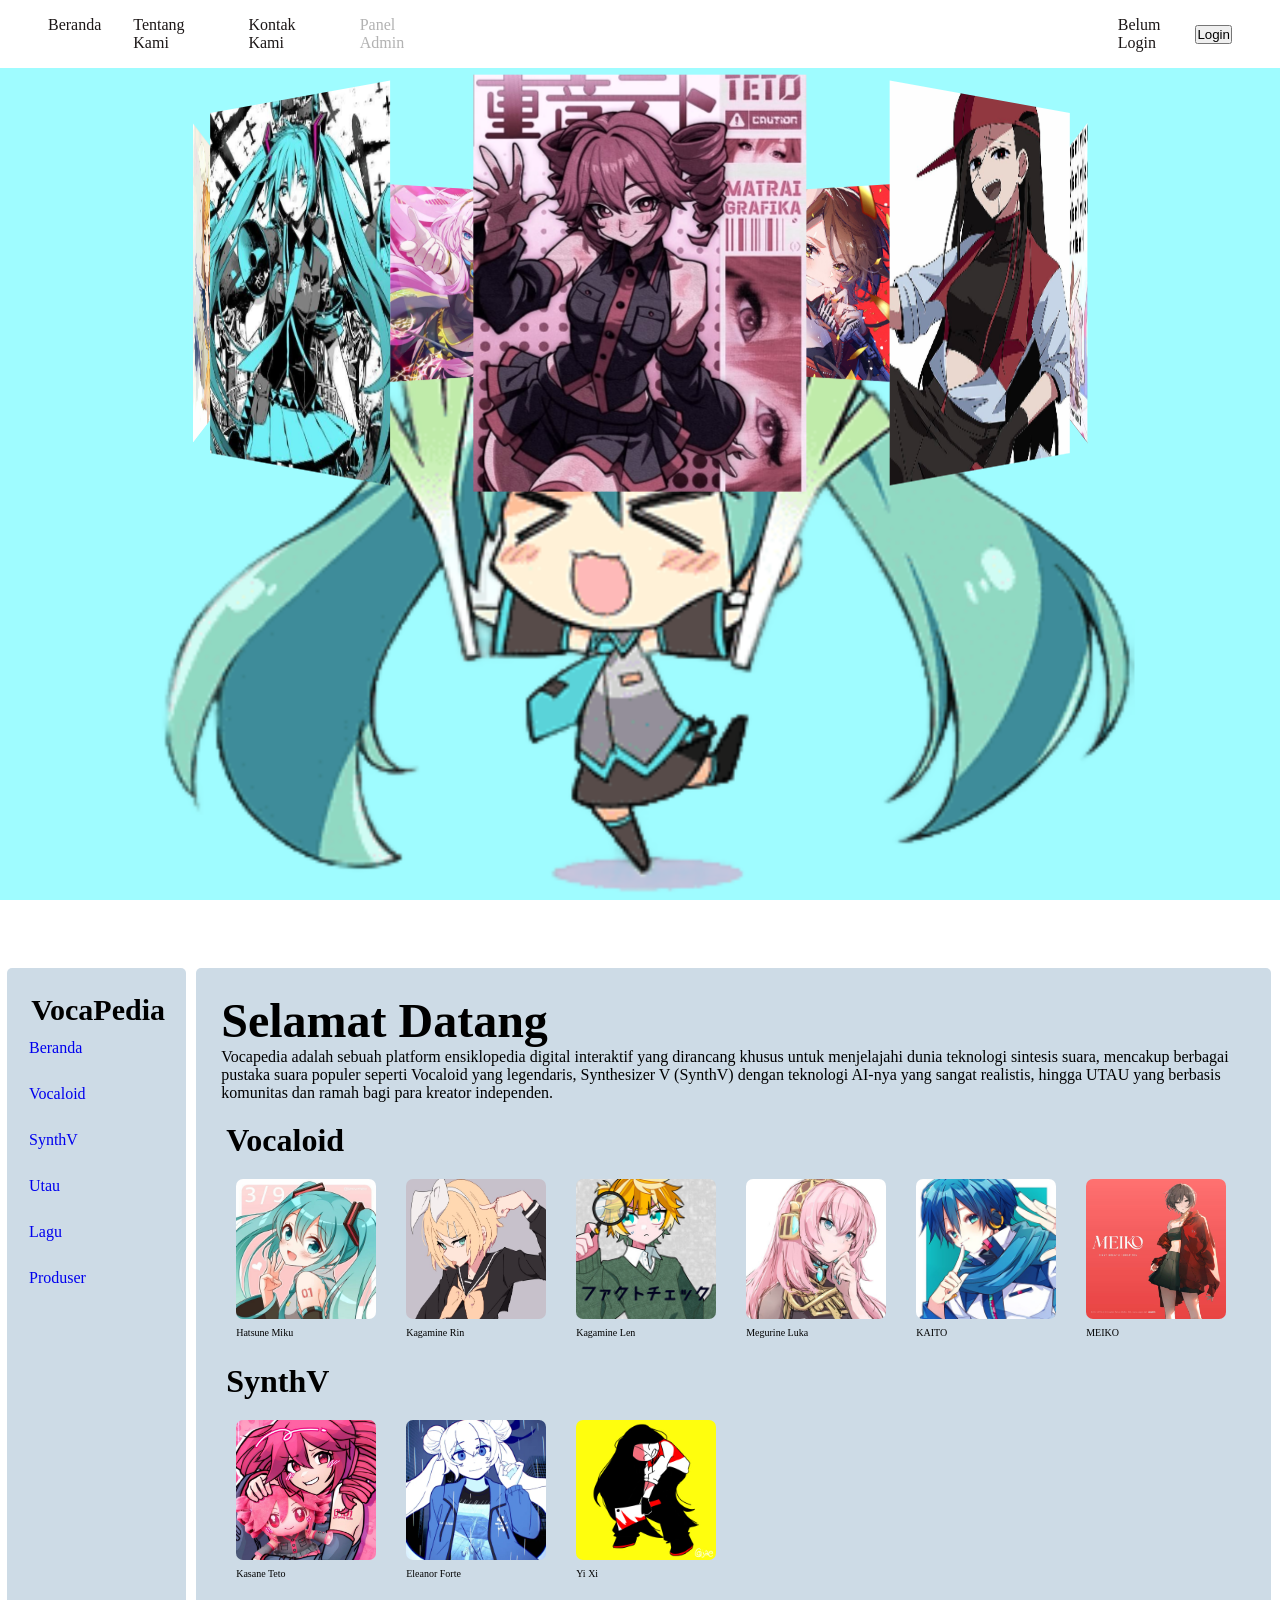
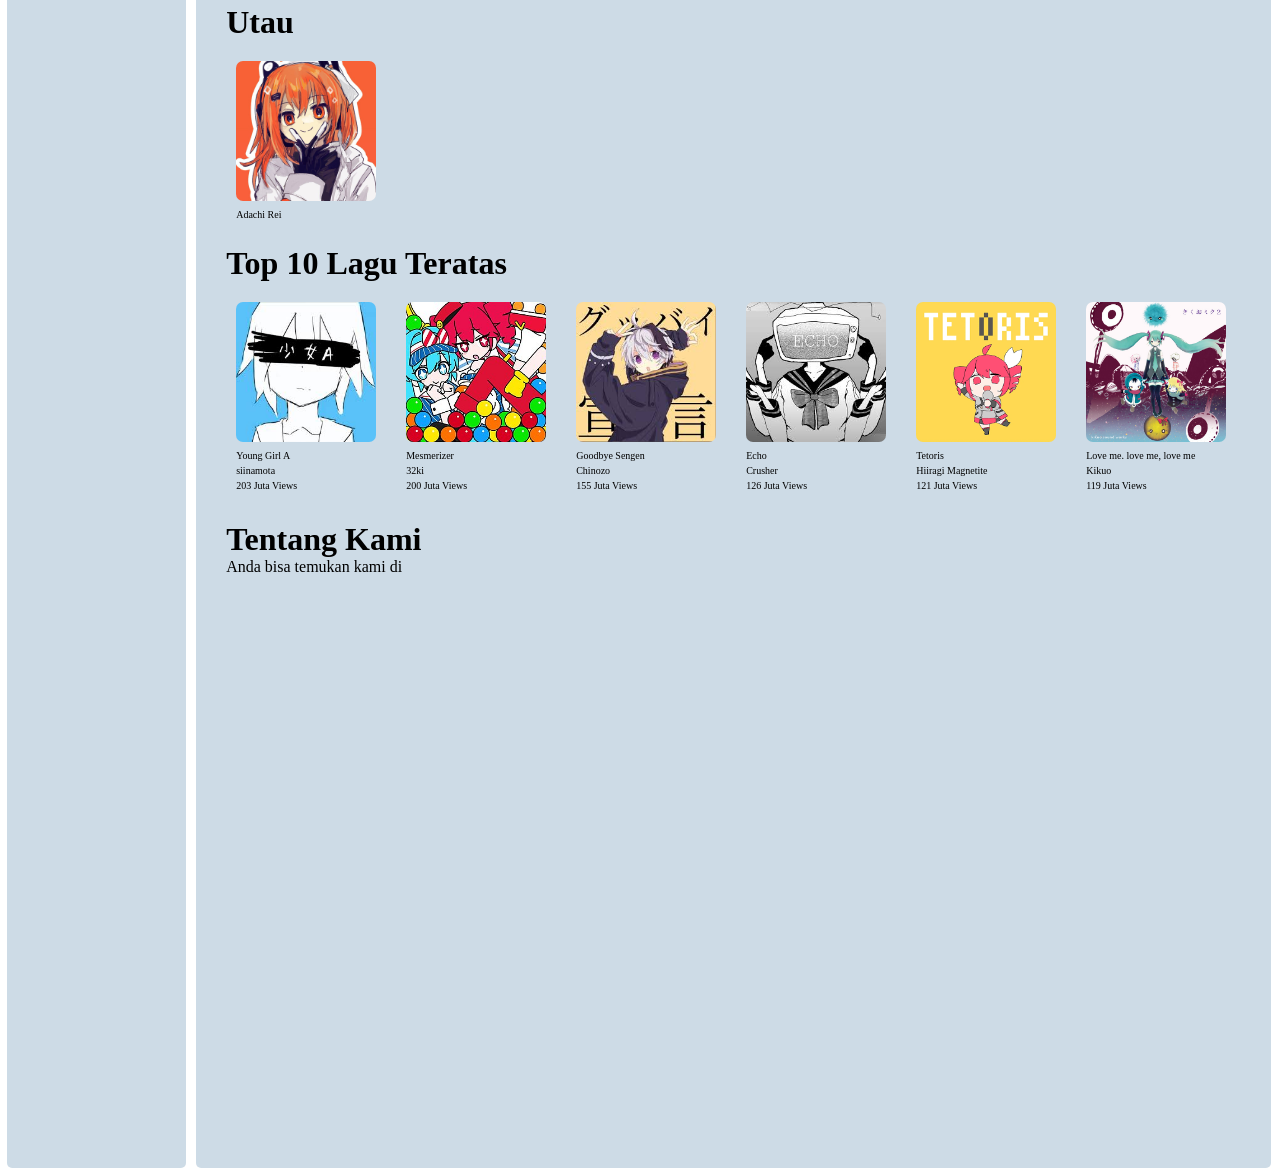
<file: index.html>
<!DOCTYPE HTML>
<HTML lang=en>
  <head>
  <meta name="viewport" content="width=device-width, initial-scale=1">
     <title>sigmga</title>
     <link rel="stylesheet" href="style.css">
  </head>
  <body>
    <header>
      <nav>
        <ul>
          <li><a href="#home">Beranda</a></li>
          <li><a href="#ttg">Tentang Kami</a></li>
          <li><a style="cursor:default;">Kontak Kami</a></li>
          <li><a href="admin/src/index.html" class="disabled" id="userAdmin">Panel Admin</a></li>
          <p id="userInfo" style="margin-left:650px;">Belum Login</p>
        </ul>
      </nav>
      <div id="authArea">
          <button onclick="goLogin()" class="nav-cta">Login</button>
      </div>
    </header>
    <div class="banner">
      <div class="slider" style="--quantity:10">
        <div class="item" style="--position:1"><img src="images/tetoslider.jpg"></div>
        <div class="item" style="--position:2"><img src="images/yixislider.jpg"></div>
        <div class="item" style="--position:3"><img src="images/forteslider.jpg"></div>
        <div class="item" style="--position:4"><img src="images/gumislider.jpg"></div>
        <div class="item" style="--position:5"><img src="images/meikoslider.jpg"></div>
        <div class="item" style="--position:6"><img src="images/kaiotsliders.jpg"></div>
        <div class="item" style="--position:7"><img src="images/lukaslider.jpg"></div>
        <div class="item" style="--position:8"><img src="images/lenslider.jpg"></div>
        <div class="item" style="--position:9"><img src="images/rinslider.jpg"></div>
        <div class="item" style="--position:10"><img src="images/mikuslider.jpg"></div>
      </div>
    </div>
    <div class="row" id="home">
      <div class="column left">
        <h1>VocaPedia</h1>
        <div class="list">
          <a href="index.html">Beranda</a>
          <a href="https://vocaloid.fandom.com/wiki/Vocaloid_Wiki" >Vocaloid</a>
          <a href="https://synthv.fandom.com/wiki/SynthV_Wiki">SynthV</a>
          <a href="https://utau.fandom.com/wiki/UTAU_wiki">Utau</a>
          <a href="https://vocaloid.fandom.com/wiki/Category:Songs">Lagu</a>
          <a href="https://vocaloid.fandom.com/wiki/Category:Producer">Produser</a>
        </div>
      </div>
      <div class="column right">
        <h1>Selamat Datang</h1>
        <p>Vocapedia adalah sebuah platform ensiklopedia digital interaktif yang dirancang khusus untuk menjelajahi dunia teknologi sintesis suara, mencakup berbagai pustaka suara populer seperti Vocaloid yang legendaris, Synthesizer V (SynthV) dengan teknologi AI-nya yang sangat realistis, hingga UTAU yang berbasis komunitas dan ramah bagi para kreator independen.</p>
        <h2 style="margin-top:20px;">Vocaloid</h2>
        <div class="voca" style="margin-top:10px;">
          <div class="vocas" style="margin-left:0px;">
            <a href="miku.html"><img src="images/mikuvo.jpg"></a>
            <p>Hatsune Miku</p>
          </div>
          <div class="vocas" style="margin-left:20px; pointer-events:none;">
            <a ><img src="images/rinvo.jpg"></a>
            <p>Kagamine Rin</p>
          </div>
          <div class="vocas" style="margin-left:20px; pointer-events:none;">
            <a ><img src="images/lenvoca.jpg"></a>
            <p>Kagamine Len</p>
          </div>
          <div class="vocas" style="margin-left:20px; pointer-events:none;">
            <a ><img src="images/lukavoca.jpg"></a>
            <p>Megurine Luka</p>
          </div>
          <div class="vocas" style="margin-left:20px; pointer-events:none;">
            <a><img src="images/kaitovo.jpg"></a>
            <p>KAITO</p>
          </div>
          <div class="vocas" style="margin-left:20px; pointer-events:none;">
            <a><img src="images/meikovo.jpg"></a>
            <p>MEIKO</p>
          </div>
          <div class="vocas" style="margin-left:20px; pointer-events:none;">
            <a><img src="images/gumivo.jpg"></a>.
            <p>GUMI</p>
          </div>
          <div class="vocas" style="margin-left:20px; pointer-events:none;">
            <a><img src="images/yukivo.jpg"></a>
            <p>Kaai Yuki</p>
          </div>
          <div class="vocas" style="margin-left:20px; pointer-events:none;">
            <a><img src="images/mikivo.jpg"></a>
            <p>SF-A2 Miki</p>
          </div>
        </div>
        <h2 style="margin-top:15px;">SynthV</h2>
        <div class="voca" style="margin-top:10px; pointer-events:none;">
          <div class="vocas" style="margin-left:0px;">
            <a><img src="images/tetovo.jpg"></a>
            <p>Kasane Teto</p>
          </div>
          <div class="vocas" style="margin-left:20px; ">
            <a><img src="images/fortevo.jpg"></a>
            <p>Eleanor Forte</p>
          </div>
          <div class="vocas" style="margin-left:20px;">
            <a><img src="images/yixivo.jpg"></a>
            <p>Yi Xi</p>
          </div>
        </div>
        <h2 style="margin-top:15px;">Utau</h2>
        <div class="voca" style="margin-top:10px; pointer-events:none;">
          <div class="vocas" style="margin-left:0px;">
            <a><img src="images/reivo.jpg"></a>
            <p>Adachi Rei</p>
          </div>
        </div>
        <h2 style="margin-top:15px;">Top 10 Lagu Teratas</h2>
        <div class="voca" style="margin-top:10px;">
          <div class="vocas" style="margin-left:0px; cursor:pointer;" data-link="AqI97zHMoQw">
            <img src="songs/young.jpg">
            <p>Young Girl A</p>
            <p>siinamota</p>
            <p>203 Juta Views</p>
          </div>
          <div class="vocas" style="margin-left:20px; cursor:pointer;" data-link="19y8YTbvri8">
            <img src="songs/mesmerizer.jpg">
            <p>Mesmerizer</p>
            <p>32ki</p>
            <p>200 Juta Views</p>
          </div>
          <div class="vocas" style="margin-left:20px; cursor:pointer;" data-link="dHXC_ahjtEE">
            <img src="songs/goodbye.jpg">
            <p>Goodbye Sengen</p>
            <p>Chinozo</p>
            <p>155 Juta Views</p>
          </div>
          <div class="vocas" style="margin-left:20px; cursor:pointer;" data-link="cQKGUgOfD8U">
            <img src="songs/echo.jpg">
            <p>Echo</p>
            <p>Crusher</p>
            <p>126 Juta Views</p>
          </div>
          <div class="vocas" style="margin-left:20px; cursor:pointer;" data-link="Soy4jGPHr3g">
            <img src="songs/tetoris.jpg">
            <p>Tetoris</p>
            <p>Hiiragi Magnetite</p>
            <p>121 Juta Views</p>
          </div>
          <div class="vocas" style="margin-left:20px; cursor:pointer;" data-link="NTrm_idbhUk">
            <img src="songs/aishite.jpg">
            <p>Love me. love me, love me </p>
            <p>Kikuo</p>
            <p>119 Juta Views</p>
          </div>
          <div class="vocas" style="margin-left:20px; cursor:pointer;" data-link="kbNdx0yqbZE">
            <img src="songs/monitoring.jpg">
            <p>Monitoring</p>
            <p>Deco*27</p>
            <p>119 Juta Views</p>
          </div>
          <div class="vocas" style="margin-left:20px; cursor:pointer;" data-link="eSW2LVbPThw">
            <img src="songs/rabbit.jpg">
            <p>Rabbit Hole</p>
            <p>Deco*27</p>
            <p>118 Juta Views</p>
          </div>
          <div class="vocas" style="margin-left:20px; cursor:pointer;" data-link="D6DVTLvOupE">
            <img src="songs/kyoufuu.jpg">
            <p>Kyoufuu All Back</p>
            <p>Yukopi</p>
            <p>115 Juta Views</p>
          </div>
          <div class="vocas" style="margin-left:20px; cursor:pointer;" data-link="2b1IexhKPz4">
            <img src="songs/kyu.jpg">
            <p>Kyu-kurarin</p>
            <p>iyowa</p>
            <p>111 Juta Views</p>
          </div>
        </div>
        <h2 style="margin-top:20px;" id="ttg">Tentang Kami</h2>
        <p style="margin-left:20px;">Anda bisa temukan kami di</p>
        <div class="maps">
          <iframe src="https://www.google.com/maps/embed?pb=!1m13!1m8!1m3!1d5829.931307878409!2d141.35279851755587!3d43.06318991258453!3m2!1i1024!2i768!4f13.1!3m2!1m1!2zNDPCsDAzJzQzLjUiTiAxNDHCsDIxJzE1LjgiRQ!5e0!3m2!1sen!2sid!4v1780817015057!5m2!1sen!2sid" width="400" height="300" style="border:0;" allowfullscreen="" loading="lazy" referrerpolicy="no-referrer-when-downgrade"></iframe>
        </div>
      </div>
    </div>
    <div class="youtube-player-overlay">
          <div class="youtube-player-popup">
             <iframe 
              src="https://www.youtube.com/embed/" 
              title="oyasumination - ippo.tsk | Eleanor Forte (Synth V)" 
              frameborder="0" allow="accelerometer; autoplay; clipboard-write; encrypted-media; gyroscope; picture-in-picture; web-share" 
              referrerpolicy="strict-origin-when-cross-origin" 
              allowfullscreen
            ></iframe>
          </div>
        </div>
    <div id="alertBox" class="alert" style="display:none;"></div>
    <script src="login/js/welcome.js"></script>
    <script src="main.js"></script>
  </body>
</HTML>
</file>
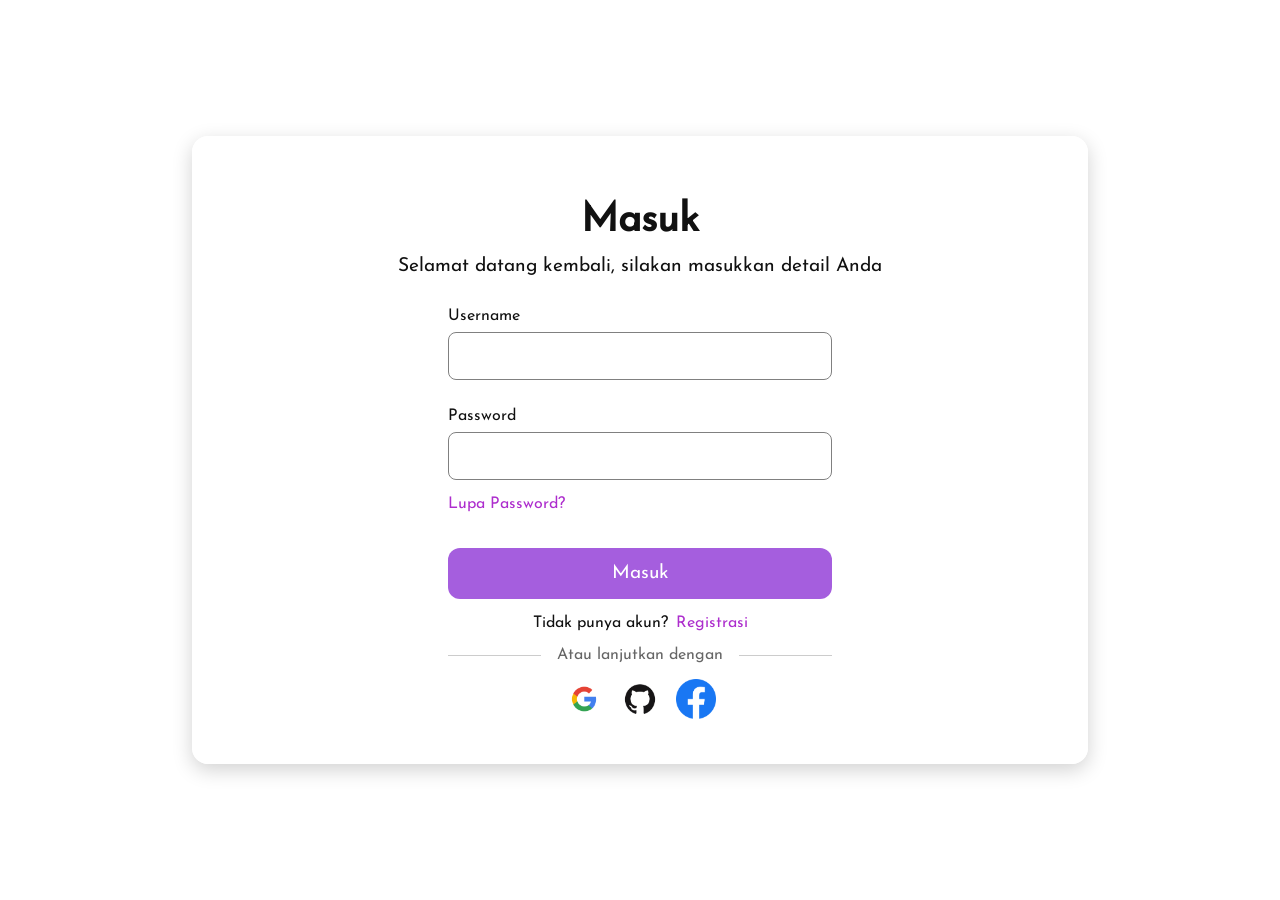
<file: login/index.html>
<!DOCTYPE html>
<html lang="en">
<head>
    <meta charset="UTF-8">
    <meta name="viewport" content="width=device-width, initial-scale=1.0">
    <title>Login</title>
    <link rel="stylesheet" href="style.css">
    <style>
        #alertBox{
            position: relative;
            top: 20px;
            left:0px;
            z-index: 999;
        }
    </style>
</head>
<body>
    <div class="container">
        <div class="left">
            <header>
                <h1>Masuk</h1>
                <p>Selamat datang kembali, silakan masukkan detail Anda</p>
            </header>
            <form id="loginForm" method="POST" novalidate>
                <div class="form-field">
                    <label for="username">Username</label>
                    <input type="username" name="username" id="username">
                    <div id="invalid-user" class="error" aria-live="polite"></div>
                </div>

                <div class="form-field">
                    <label for="password">Password</label>
                    <input type="password" name="password" id="password" autocomplete="off">
                    <!-- <p id="message"></p> -->
                    <a href="#" class="forgot-pass">Lupa Password?</a>
                    <div id="alertBox" class="alert" style="display:none;"></div>
                    <div id="invalid-pass" class="error" aria-live="polite"></div>
                </div>
                
                <footer>
                    <button class="footer-log-in-btn" id="submitBtn">Masuk</button>
                    <div class="no-account">
                        <p>Tidak punya akun?</p>
                        <a href="regis.html">Registrasi</a>
                    </div>
                    <div class="continue-with">Atau lanjutkan dengan</div>
                    <div class="socials">
                        <a class="socials-img" href="#"><img src="./assets/Google.png" alt="Google"></a>
                        <a class="socials-img" href="#"><img src="./assets/Github.png" alt="GitHub"></a>
                        <a class="socials-img" href="#"><img src="./assets/Facebook.png" alt="Facebook"></a>
                    </div>
                </footer>
            </form>
        </div>
    </div>
    <video autoplay muted loop id="myVideo">
        <source src="assets/miku.mp4" type="video/mp4">
    </video>
    <script src="login.js"></script>
    <script src="js/login.js"></script>
</body>
</html>
</file>
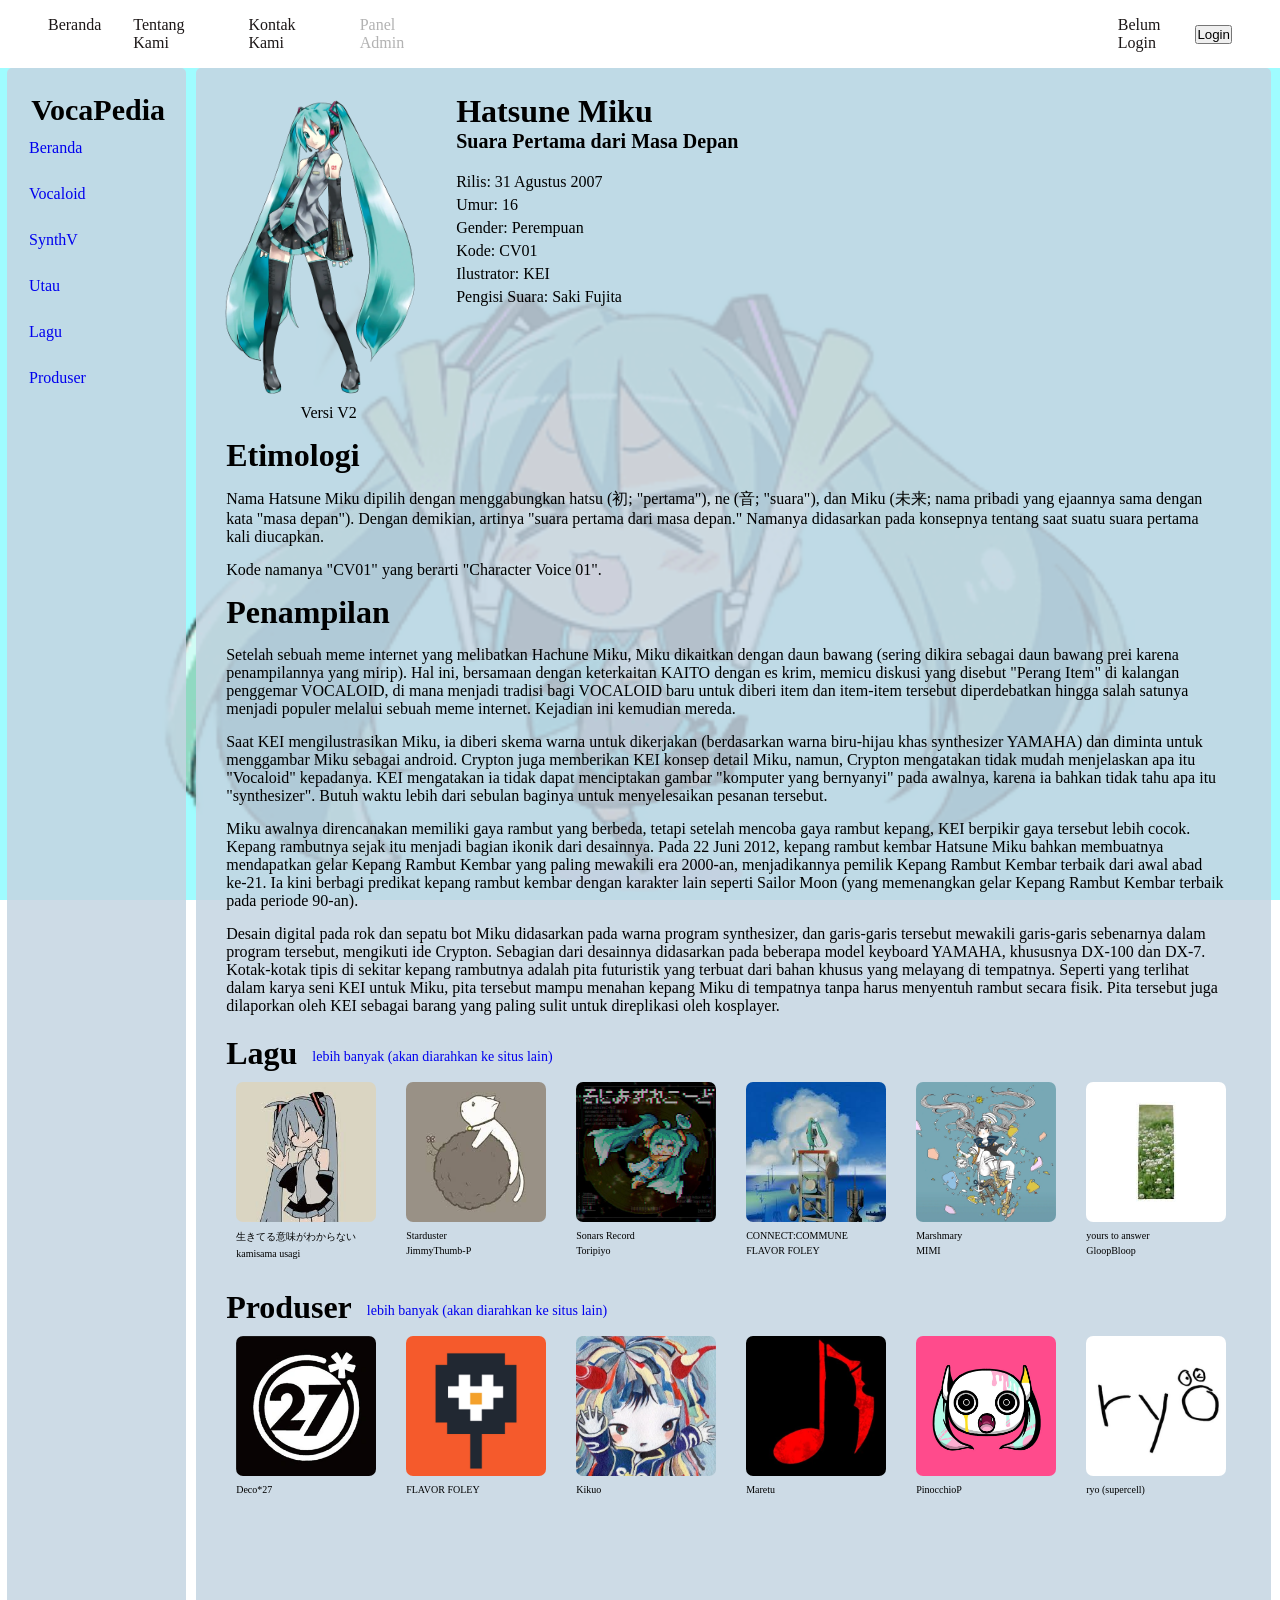
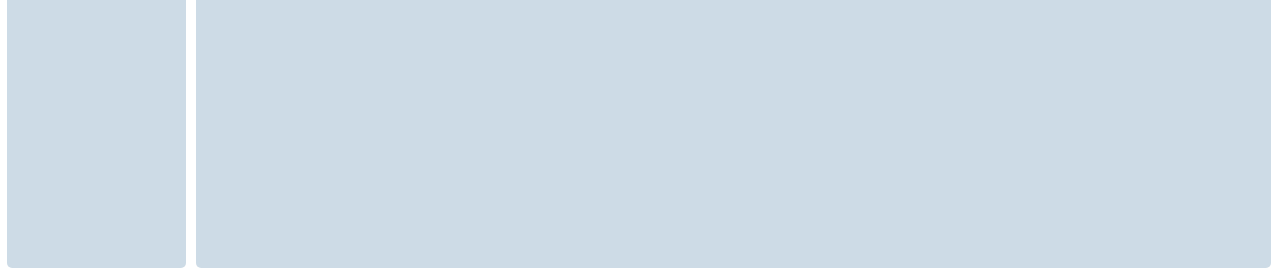
<file: miku.html>
<!DOCTYPE HTML>
<HTML lang=en>
  <head>
  <meta name="viewport" content="width=device-width, initial-scale=1">
     <title>sigmga</title>
     <link rel="stylesheet" href="style.css">
  </head>
  <body>
    <header>
      <nav>
        <ul>
          <li><a href="index.html">Beranda</a></li>
          <li><a style="cursor:default;">Tentang Kami</a></li>
          <li><a style="cursor:default;">Kontak Kami</a></li>
          <li><a href="admin/src/index.html" class="disabled" id="userAdmin">Panel Admin</a></li>
          <p id="userInfo" style="margin-left:650px;">Belum Login</p>
        </ul>
      </nav>
      <div id="authArea">
        <button onclick="goLogin()" class="nav-cta">Login</button>
      </div>
    </header>
    <div class="row">
      <div class="column left" style="background-color: rgba(197, 213, 226, 0.85);">
        <h1>VocaPedia</h1>
        <div class="list">
          <a href="index.html">Beranda</a>
          <a href="https://vocaloid.fandom.com/wiki/Vocaloid_Wiki" >Vocaloid</a>
          <a href="https://synthv.fandom.com/wiki/SynthV_Wiki">SynthV</a>
          <a href="https://utau.fandom.com/wiki/UTAU_wiki">Utau</a>
          <a href="https://vocaloid.fandom.com/wiki/Category:Songs">Lagu</a>
          <a href="https://vocaloid.fandom.com/wiki/Category:Producer">Produser</a>
        </div>
      </div>
      <div class="column right" style="background-color: rgba(197, 213, 226, 0.85);">
        <div class="biodata">
          <div class="image">
            <img src="images/mikuweb.jpg" width="200px" style="border-radius:5px; outline-width:5px; outline-color:black;">
            <p>Versi V2</p>
          </div>
          <div class="text">
            <h2>Hatsune Miku</h2>
            <h2 style="font-size:20px;">Suara Pertama dari Masa Depan</h2>
            <p style="margin-top:20px;">Rilis: 31 Agustus 2007</p>
            <p>Umur: 16</p>
            <p>Gender: Perempuan</p>
            <p>Kode: CV01</p>
            <p>Ilustrator: KEI</p>
            <p>Pengisi Suara: Saki Fujita</p>
          </div>
        </div>
        <h2 style="margin-top:15px;">Etimologi</h2>
        <p style="margin-left:20px; margin-top:15px; width:1000px;">Nama Hatsune Miku dipilih dengan menggabungkan hatsu (初; "pertama"), ne (音; "suara"), dan Miku (未来; nama pribadi yang ejaannya sama dengan kata "masa depan"). Dengan demikian, artinya "suara pertama dari masa depan." Namanya didasarkan pada konsepnya tentang saat suatu suara pertama kali diucapkan.</p>
        <p style="margin-left:20px; margin-top:15px;">Kode namanya "CV01" yang berarti "Character Voice 01".</p>
        <h2 style="margin-top:15px;">Penampilan</h2>
        <p style="margin-left:20px; margin-top:15px; width:1000px; width:1000px;">Setelah sebuah meme internet yang melibatkan Hachune Miku, Miku dikaitkan dengan daun bawang (sering dikira sebagai daun bawang prei karena penampilannya yang mirip). Hal ini, bersamaan dengan keterkaitan KAITO dengan es krim, memicu diskusi yang disebut "Perang Item" di kalangan penggemar VOCALOID, di mana menjadi tradisi bagi VOCALOID baru untuk diberi item dan item-item tersebut diperdebatkan hingga salah satunya menjadi populer melalui sebuah meme internet. Kejadian ini kemudian mereda.</p>
        <p style="margin-left:20px; margin-top:15px; width:1000px;">Saat KEI mengilustrasikan Miku, ia diberi skema warna untuk dikerjakan (berdasarkan warna biru-hijau khas synthesizer YAMAHA) dan diminta untuk menggambar Miku sebagai android. Crypton juga memberikan KEI konsep detail Miku, namun, Crypton mengatakan tidak mudah menjelaskan apa itu "Vocaloid" kepadanya. KEI mengatakan ia tidak dapat menciptakan gambar "komputer yang bernyanyi" pada awalnya, karena ia bahkan tidak tahu apa itu "synthesizer". Butuh waktu lebih dari sebulan baginya untuk menyelesaikan pesanan tersebut.</p>
        <p style="margin-left:20px; margin-top:15px; width:1000px;">Miku awalnya direncanakan memiliki gaya rambut yang berbeda, tetapi setelah mencoba gaya rambut kepang, KEI berpikir gaya tersebut lebih cocok. Kepang rambutnya sejak itu menjadi bagian ikonik dari desainnya. Pada 22 Juni 2012, kepang rambut kembar Hatsune Miku bahkan membuatnya mendapatkan gelar Kepang Rambut Kembar yang paling mewakili era 2000-an, menjadikannya pemilik Kepang Rambut Kembar terbaik dari awal abad ke-21. Ia kini berbagi predikat kepang rambut kembar dengan karakter lain seperti Sailor Moon (yang memenangkan gelar Kepang Rambut Kembar terbaik pada periode 90-an).</p>
        <p style="margin-left:20px; margin-top:15px; width:1000px;">Desain digital pada rok dan sepatu bot Miku didasarkan pada warna program synthesizer, dan garis-garis tersebut mewakili garis-garis sebenarnya dalam program tersebut, mengikuti ide Crypton. Sebagian dari desainnya didasarkan pada beberapa model keyboard YAMAHA, khususnya DX-100 dan DX-7. Kotak-kotak tipis di sekitar kepang rambutnya adalah pita futuristik yang terbuat dari bahan khusus yang melayang di tempatnya. Seperti yang terlihat dalam karya seni KEI untuk Miku, pita tersebut mampu menahan kepang Miku di tempatnya tanpa harus menyentuh rambut secara fisik. Pita tersebut juga dilaporkan oleh KEI sebagai barang yang paling sulit untuk direplikasi oleh kosplayer.</p>
        <div class="title">
          <h2 style="margin-top:20px;">Lagu</h2>
          <a href="https://genius.com/artists/Hatsune-miku/song" target="_blank">lebih banyak (akan diarahkan ke situs lain)</a>
        </div>
        <div class="voca">
          <div class="vocas" style="margin-left:0px;" data-link="Yr16-jMLrLU">
            <img src="songs/i dont.jpeg">
            <p>生きてる意味がわからない</p>
            <p>kamisama usagi</p>
          </div>
          <div class="vocas" style="margin-left:20px;" data-link="fnu1sMCcIVI">
            <img src="songs/stardust.jpeg">
            <p>Starduster</p>
            <p>JimmyThumb-P</p>
          </div>
          <div class="vocas" style="margin-left:20px;" data-link="x7P5FeckDVU">
            <img src="songs/sonar.jpeg">
            <p>Sonars Record</p>
            <p>Toripiyo</p>
          </div>
          <div class="vocas" style="margin-left:20px;" data-link="cF91xil98Mc">
            <img src="songs/connect.jpeg">
            <p>CONNECT:COMMUNE</p>
            <p>FLAVOR FOLEY</p>
          </div>
          <div class="vocas" style="margin-left:20px;" data-link="qtuX4cHk-vE">
            <img src="songs/marshmary.jpeg">
            <p>Marshmary</p>
            <p>MIMI</p>
          </div>
          <div class="vocas" style="margin-left:20px;" data-link="n42xMgsivEY">
            <img src="songs/yours.jpeg">
            <p>yours to answer</p>
            <p>GloopBloop</p>
          </div>
          <div class="vocas" style="margin-left:20px;" data-link="e1gY8dUfKxg">
            <img src="songs/nice.jpeg">
            <p>Nice To Meet You, Mr. Earthling</p>
            <p>PinocchioP</p>
          </div>
          <div class="vocas" style="margin-left:20px;" data-link="FgWIel5gXEw">
            <img src="songs/telpon.jpeg">
            <p>TELEPHONE</p>
            <p>tony</p>
          </div>
        </div>
        <div class="title">
          <h2 style="margin-top:20px;">Produser</h2>
          <a href="https://vocaloid.fandom.com/wiki/Category:Producer" target="_blank">lebih banyak (akan diarahkan ke situs lain)</a>
        </div>
        <div class="voca">
          <div class="vocas" style="margin-left:0px;">
            <a href="https://www.youtube.com/@DECO27"><img src="prod/deco.jpg"></a>
            <p>Deco*27</p>
          </div>
          <div class="vocas" style="margin-left:20px;">
            <a href="https://www.youtube.com/@FLAVORFOLEY"><img src="prod/flavor.jpg"></a>
            <p>FLAVOR FOLEY</p>
          </div>
          <div class="vocas" style="margin-left:20px;">
            <a href="https://www.youtube.com/@kikuo_sound/featured"><img src="prod/kikuo.jpg"></a>
            <p>Kikuo</p>
          </div>
          <div class="vocas" style="margin-left:20px;">
            <a href="https://www.youtube.com/@MARETUch"><img src="prod/maretu.jpg"></a>
            <p>Maretu</p>
          </div>
          <div class="vocas" style="margin-left:20px;">
            <a href="https://www.youtube.com/@pinocchiop"><img src="prod/pinochio.jpg"></a>
            <p>PinocchioP</p>
          </div>
          <div class="vocas" style="margin-left:20px;">
            <a href="https://www.youtube.com/channel/UCy9UVm-UjHqcktvxg-sS4qQ"><img src="prod/ryo.jpg"></a>
            <p>ryo (supercell)</p>
          </div>
        </div>
        <div class="youtube-player-overlay">
          <div class="youtube-player-popup">
             <iframe 
              src="https://www.youtube.com/embed/" 
              title="oyasumination - ippo.tsk | Eleanor Forte (Synth V)" 
              frameborder="0" allow="accelerometer; autoplay; clipboard-write; encrypted-media; gyroscope; picture-in-picture; web-share" 
              referrerpolicy="strict-origin-when-cross-origin" 
              allowfullscreen
            ></iframe>
          </div>
        </div>
      </div>
    </div>
    <div id="alertBox" class="alert" style="display:none;"></div>
    <script src="login/js/welcome.js"></script>
    <script src="main.js"></script>
  </body>
</HTML>
</file>
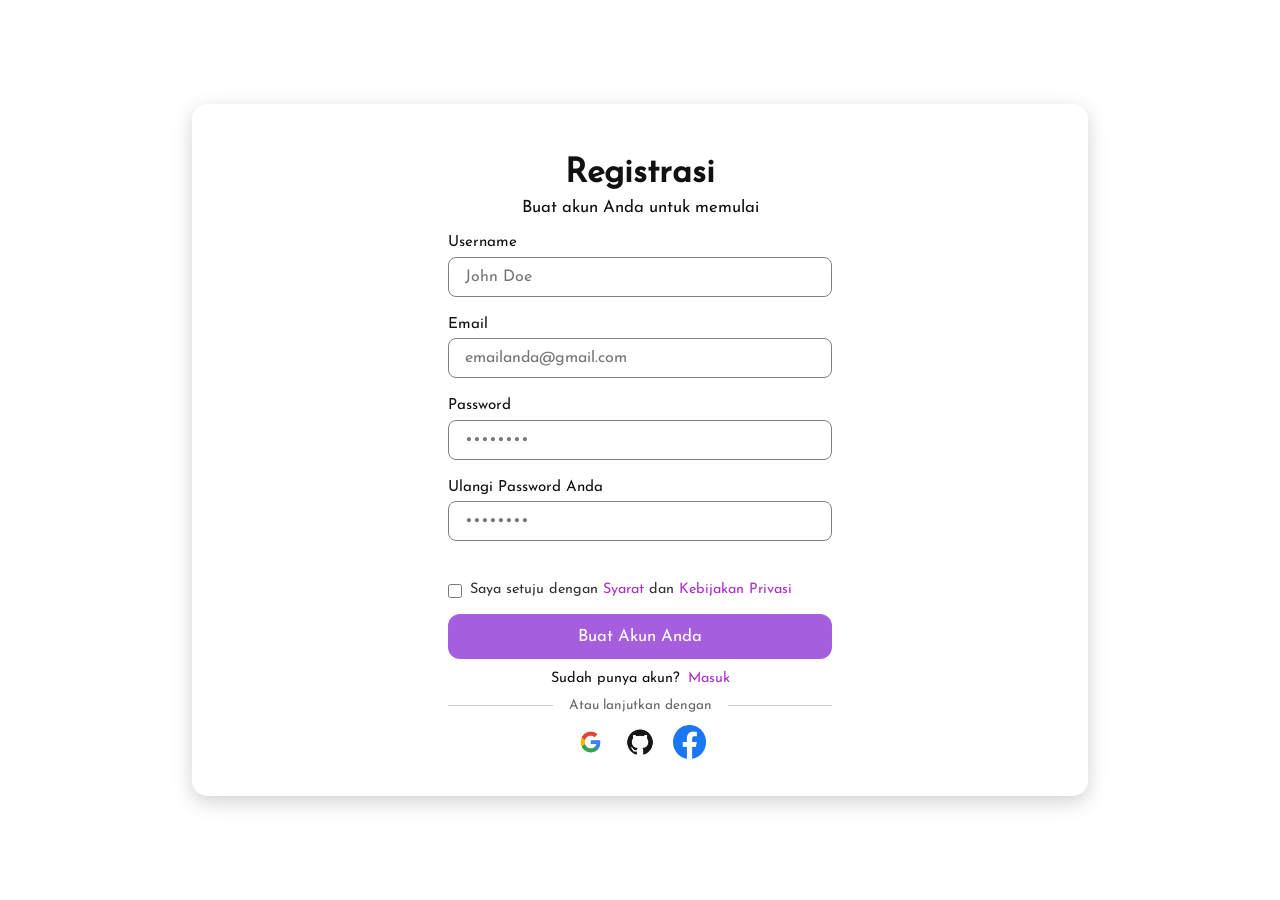
<file: login/regis.html>
<!DOCTYPE html>
<html lang="en">
<head>
    <meta charset="UTF-8" />
    <meta name="viewport" content="width=device-width, initial-scale=1.0"/>
    <title>Register</title>
    <link rel="stylesheet" href="style.css"/>
</head>
<body>
    <div class="container">
        <div class="left">
            <header>
                <h1>Registrasi</h1>
                <p>Buat akun Anda untuk memulai</p>
            </header>

            <form id="registerForm" action="#" method="post" novalidate>

                <div class="form-field">
                    <label for="username">Username</label>
                    <input type="text" id="username" name="name" autocomplete="name" required placeholder="John Doe">
                    <div id="invalid-user" class="error"></div>
                </div>

                <div class="form-field">
                    <label for="email">Email</label>
                    <input type="email" id="email" name="email" autocomplete="email" required placeholder="emailanda@gmail.com">
                    <div id="invalid-email" class="error"></div>
                </div>

                <div class="form-field">
                    <label for="password">Password</label>
                    <input type="password" id="password" name="password" autocomplete="new-password" required placeholder="••••••••">
                    <div id="invalid-pass" class="error"></div>
                </div>

                <div class="form-field">
                    <label for="reg-confirm">Ulangi Password Anda</label>
                    <input type="password" id="reg-confirm" name="confirm_password" autocomplete="new-password" required placeholder="••••••••">
                    <div id="invalid-confirm-pass" class="error"></div>
                    <div id="alertBox" class="alert" style="display:none;"></div>
                </div>

                <!-- <p id="message"></p> -->

                <div id="same-user-pw" class="error"></div>
                
                <div class="terms">
                    <input type="checkbox" id="agree" name="agree" required>
                    <label for="agree">
                        Saya setuju dengan <a href="#">Syarat</a> dan <a href="#">Kebijakan Privasi</a>
                    </label>
                </div>

                <footer>
                    <button id="submitBtn" type="submit" class="footer-register-btn">Buat Akun Anda</button>

                    <div class="no-account">
                        <p>Sudah punya akun?</p>
                        <a href="index.html">Masuk</a>
                    </div>

                    <div class="continue-with">Atau lanjutkan dengan</div>

                    <div class="socials">
                        <a class="socials-img" href="#"><img src="./assets/Google.png" alt="Google"></a>
                        <a class="socials-img" href="#"><img src="./assets/Github.png" alt="GitHub"></a>
                        <a class="socials-img" href="#"><img src="./assets/Facebook.png" alt="Facebook"></a>
                    </div>
                </footer>
            </form>
        </div>
    </div>
    <video autoplay muted loop id="myVideo">
        <source src="assets/miku.mp4" type="video/mp4">
    </video>
    <script src="regis.js"></script>
    <script src="js/register.js"></script>
</body>
</html>
</file>
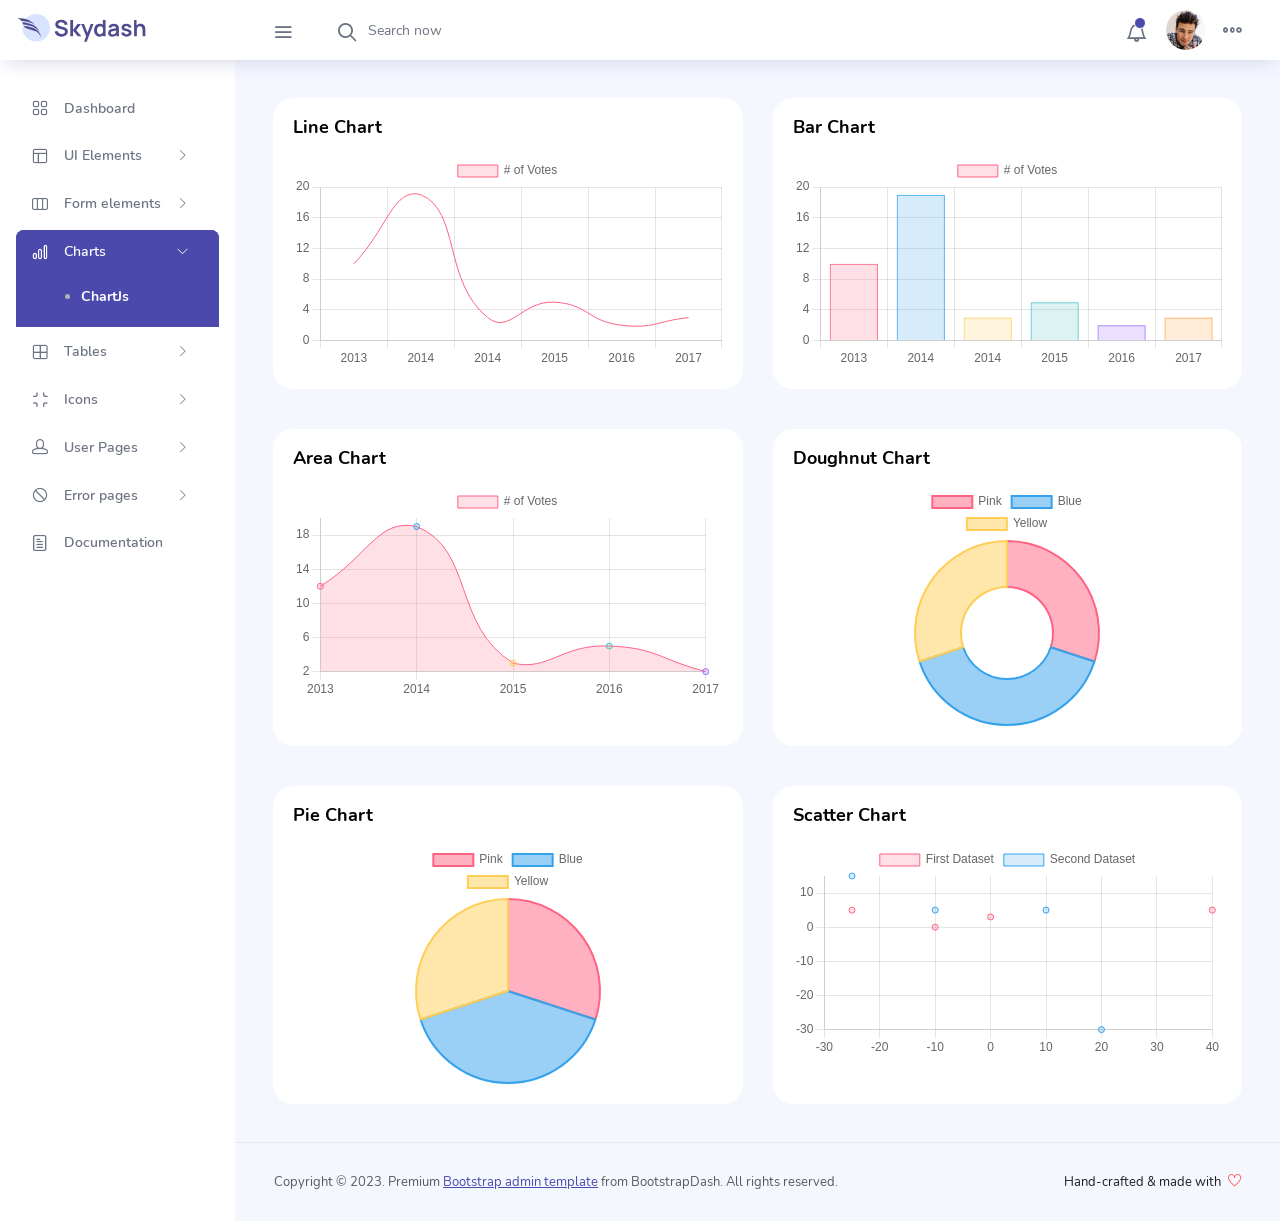
<file: admin/dist/pages/charts/chartjs.html>
<!DOCTYPE html>
<html lang="en">
  <head>
    <!-- Required meta tags -->
    <meta charset="utf-8">
    <meta name="viewport" content="width=device-width, initial-scale=1, shrink-to-fit=no">
    <title>Skydash Admin</title>
    <!-- plugins:css -->
    <link rel="stylesheet" href="../../assets/vendors/feather/feather.css">
    <link rel="stylesheet" href="../../assets/vendors/ti-icons/css/themify-icons.css">
    <link rel="stylesheet" href="../../assets/vendors/css/vendor.bundle.base.css">
    <link rel="stylesheet" href="../../assets/vendors/font-awesome/css/font-awesome.min.css">
    <link rel="stylesheet" href="../../assets/vendors/mdi/css/materialdesignicons.min.css">
    <!-- endinject -->
    <!-- Plugin css for this page -->
    <!-- End plugin css for this page -->
    <!-- inject:css -->
    <link rel="stylesheet" href="../../assets/css/style.css">
    <!-- endinject -->
    <link rel="shortcut icon" href="../../assets/images/favicon.png" />
  </head>
  <body>
    <div class="container-scroller">
      <!-- partial:../../partials/_navbar.html -->
      <nav class="navbar col-lg-12 col-12 p-0 fixed-top d-flex flex-row">
  <div class="text-center navbar-brand-wrapper d-flex align-items-center justify-content-start">
    <a class="navbar-brand brand-logo me-5" href="../../index.html"><img src="../../assets/images/logo.svg" class="me-2" alt="logo" /></a>
    <a class="navbar-brand brand-logo-mini" href="../../index.html"><img src="../../assets/images/logo-mini.svg" alt="logo" /></a>
  </div>
  <div class="navbar-menu-wrapper d-flex align-items-center justify-content-end">
    <button class="navbar-toggler navbar-toggler align-self-center" type="button" data-toggle="minimize">
      <span class="icon-menu"></span>
    </button>
    <ul class="navbar-nav mr-lg-2">
      <li class="nav-item nav-search d-none d-lg-block">
        <div class="input-group">
          <div class="input-group-prepend hover-cursor" id="navbar-search-icon">
            <span class="input-group-text" id="search">
              <i class="icon-search"></i>
            </span>
          </div>
          <input type="text" class="form-control" id="navbar-search-input" placeholder="Search now" aria-label="search" aria-describedby="search">
        </div>
      </li>
    </ul>
    <ul class="navbar-nav navbar-nav-right">
      <li class="nav-item dropdown">
        <a class="nav-link count-indicator dropdown-toggle" id="notificationDropdown" href="#" data-bs-toggle="dropdown">
          <i class="icon-bell mx-0"></i>
          <span class="count"></span>
        </a>
        <div class="dropdown-menu dropdown-menu-right navbar-dropdown preview-list" aria-labelledby="notificationDropdown">
          <p class="mb-0 font-weight-normal float-left dropdown-header">Notifications</p>
          <a class="dropdown-item preview-item">
            <div class="preview-thumbnail">
              <div class="preview-icon bg-success">
                <i class="ti-info-alt mx-0"></i>
              </div>
            </div>
            <div class="preview-item-content">
              <h6 class="preview-subject font-weight-normal">Application Error</h6>
              <p class="font-weight-light small-text mb-0 text-muted"> Just now </p>
            </div>
          </a>
          <a class="dropdown-item preview-item">
            <div class="preview-thumbnail">
              <div class="preview-icon bg-warning">
                <i class="ti-settings mx-0"></i>
              </div>
            </div>
            <div class="preview-item-content">
              <h6 class="preview-subject font-weight-normal">Settings</h6>
              <p class="font-weight-light small-text mb-0 text-muted"> Private message </p>
            </div>
          </a>
          <a class="dropdown-item preview-item">
            <div class="preview-thumbnail">
              <div class="preview-icon bg-info">
                <i class="ti-user mx-0"></i>
              </div>
            </div>
            <div class="preview-item-content">
              <h6 class="preview-subject font-weight-normal">New user registration</h6>
              <p class="font-weight-light small-text mb-0 text-muted"> 2 days ago </p>
            </div>
          </a>
        </div>
      </li>
      <li class="nav-item nav-profile dropdown">
        <a class="nav-link dropdown-toggle" href="#" data-bs-toggle="dropdown" id="profileDropdown">
          <img src="../../assets/images/faces/face28.jpg" alt="profile" />
        </a>
        <div class="dropdown-menu dropdown-menu-right navbar-dropdown" aria-labelledby="profileDropdown">
          <a class="dropdown-item">
            <i class="ti-settings text-primary"></i> Settings </a>
          <a class="dropdown-item">
            <i class="ti-power-off text-primary"></i> Logout </a>
        </div>
      </li>
      <li class="nav-item nav-settings d-none d-lg-flex">
        <a class="nav-link" href="#">
          <i class="icon-ellipsis"></i>
        </a>
      </li>
    </ul>
    <button class="navbar-toggler navbar-toggler-right d-lg-none align-self-center" type="button" data-toggle="offcanvas">
      <span class="icon-menu"></span>
    </button>
  </div>
</nav>
      <!-- partial -->
      <div class="container-fluid page-body-wrapper">
        <!-- partial:../../partials/_sidebar.html -->
        <nav class="sidebar sidebar-offcanvas" id="sidebar">
  <ul class="nav">
    <li class="nav-item">
      <a class="nav-link" href="../../index.html">
        <i class="icon-grid menu-icon"></i>
        <span class="menu-title">Dashboard</span>
      </a>
    </li>
    <li class="nav-item">
      <a class="nav-link" data-bs-toggle="collapse" href="#ui-basic" aria-expanded="false" aria-controls="ui-basic">
        <i class="icon-layout menu-icon"></i>
        <span class="menu-title">UI Elements</span>
        <i class="menu-arrow"></i>
      </a>
      <div class="collapse" id="ui-basic">
        <ul class="nav flex-column sub-menu">
          <li class="nav-item"> <a class="nav-link" href="../../pages/ui-features/buttons.html">Buttons</a></li>
          <li class="nav-item"> <a class="nav-link" href="../../pages/ui-features/dropdowns.html">Dropdowns</a></li>
          <li class="nav-item"> <a class="nav-link" href="../../pages/ui-features/typography.html">Typography</a></li>
        </ul>
      </div>
    </li>
    <li class="nav-item">
      <a class="nav-link" data-bs-toggle="collapse" href="#form-elements" aria-expanded="false" aria-controls="form-elements">
        <i class="icon-columns menu-icon"></i>
        <span class="menu-title">Form elements</span>
        <i class="menu-arrow"></i>
      </a>
      <div class="collapse" id="form-elements">
        <ul class="nav flex-column sub-menu">
          <li class="nav-item"><a class="nav-link" href="../../pages/forms/basic_elements.html">Basic Elements</a></li>
        </ul>
      </div>
    </li>
    <li class="nav-item">
      <a class="nav-link" data-bs-toggle="collapse" href="#charts" aria-expanded="false" aria-controls="charts">
        <i class="icon-bar-graph menu-icon"></i>
        <span class="menu-title">Charts</span>
        <i class="menu-arrow"></i>
      </a>
      <div class="collapse" id="charts">
        <ul class="nav flex-column sub-menu">
          <li class="nav-item"> <a class="nav-link" href="../../pages/charts/chartjs.html">ChartJs</a></li>
        </ul>
      </div>
    </li>
    <li class="nav-item">
      <a class="nav-link" data-bs-toggle="collapse" href="#tables" aria-expanded="false" aria-controls="tables">
        <i class="icon-grid-2 menu-icon"></i>
        <span class="menu-title">Tables</span>
        <i class="menu-arrow"></i>
      </a>
      <div class="collapse" id="tables">
        <ul class="nav flex-column sub-menu">
          <li class="nav-item"> <a class="nav-link" href="../../pages/tables/basic-table.html">Basic table</a></li>
        </ul>
      </div>
    </li>
    <li class="nav-item">
      <a class="nav-link" data-bs-toggle="collapse" href="#icons" aria-expanded="false" aria-controls="icons">
        <i class="icon-contract menu-icon"></i>
        <span class="menu-title">Icons</span>
        <i class="menu-arrow"></i>
      </a>
      <div class="collapse" id="icons">
        <ul class="nav flex-column sub-menu">
          <li class="nav-item"> <a class="nav-link" href="../../pages/icons/mdi.html">Mdi icons</a></li>
        </ul>
      </div>
    </li>
    <li class="nav-item">
      <a class="nav-link" data-bs-toggle="collapse" href="#auth" aria-expanded="false" aria-controls="auth">
        <i class="icon-head menu-icon"></i>
        <span class="menu-title">User Pages</span>
        <i class="menu-arrow"></i>
      </a>
      <div class="collapse" id="auth">
        <ul class="nav flex-column sub-menu">
          <li class="nav-item"> <a class="nav-link" href="../../pages/samples/login.html"> Login </a></li>
          <li class="nav-item"> <a class="nav-link" href="../../pages/samples/register.html"> Register </a></li>
        </ul>
      </div>
    </li>
    <li class="nav-item">
      <a class="nav-link" data-bs-toggle="collapse" href="#error" aria-expanded="false" aria-controls="error">
        <i class="icon-ban menu-icon"></i>
        <span class="menu-title">Error pages</span>
        <i class="menu-arrow"></i>
      </a>
      <div class="collapse" id="error">
        <ul class="nav flex-column sub-menu">
          <li class="nav-item"> <a class="nav-link" href="../../pages/samples/error-404.html"> 404 </a></li>
          <li class="nav-item"> <a class="nav-link" href="../../pages/samples/error-500.html"> 500 </a></li>
        </ul>
      </div>
    </li>
    <li class="nav-item">
      <a class="nav-link" href="../../../docs/documentation.html">
        <i class="icon-paper menu-icon"></i>
        <span class="menu-title">Documentation</span>
      </a>
    </li>
  </ul>
</nav>
        <!-- partial -->
        <div class="main-panel">
          <div class="content-wrapper">
            <div class="row">
              <div class="col-lg-6 grid-margin stretch-card">
                <div class="card">
                  <div class="card-body">
                    <h4 class="card-title">Line chart</h4>
                    <canvas id="lineChart"></canvas>
                  </div>
                </div>
              </div>
              <div class="col-lg-6 grid-margin stretch-card">
                <div class="card">
                  <div class="card-body">
                    <h4 class="card-title">Bar chart</h4>
                    <canvas id="barChart"></canvas>
                  </div>
                </div>
              </div>
            </div>
            <div class="row">
              <div class="col-lg-6 grid-margin stretch-card">
                <div class="card">
                  <div class="card-body">
                    <h4 class="card-title">Area chart</h4>
                    <canvas id="areaChart"></canvas>
                  </div>
                </div>
              </div>
              <div class="col-lg-6 grid-margin stretch-card">
                <div class="card">
                  <div class="card-body">
                    <h4 class="card-title">Doughnut chart</h4>
                    <div class="doughnutjs-wrapper d-flex justify-content-center">
                      <canvas id="doughnutChart"></canvas>
                    </div>
                  </div>
                </div>
              </div>
            </div>
            <div class="row">
              <div class="col-lg-6 grid-margin grid-margin-lg-0 stretch-card">
                <div class="card">
                  <div class="card-body">
                    <h4 class="card-title">Pie chart</h4>
                    <div class="doughnutjs-wrapper d-flex justify-content-center">
                      <canvas id="pieChart"></canvas>
                    </div>
                  </div>
                </div>
              </div>
              <div class="col-lg-6 grid-margin grid-margin-lg-0 stretch-card">
                <div class="card">
                  <div class="card-body">
                    <h4 class="card-title">Scatter chart</h4>
                    <canvas id="scatterChart"></canvas>
                  </div>
                </div>
              </div>
            </div>
          </div>
          <!-- content-wrapper ends -->
          <!-- partial:../../partials/_footer.html -->
          <footer class="footer">
  <div class="d-sm-flex justify-content-center justify-content-sm-between">
    <span class="text-muted text-center text-sm-left d-block d-sm-inline-block">Copyright © 2023. Premium <a href="https://www.bootstrapdash.com/" target="_blank">Bootstrap admin template</a> from BootstrapDash. All rights reserved.</span>
    <span class="float-none float-sm-right d-block mt-1 mt-sm-0 text-center">Hand-crafted & made with <i class="ti-heart text-danger ms-1"></i></span>
  </div>
</footer>
          <!-- partial -->
        </div>
        <!-- main-panel ends -->
      </div>
      <!-- page-body-wrapper ends -->
    </div>
    <!-- container-scroller -->
    <!-- plugins:js -->
    <script src="../../assets/vendors/js/vendor.bundle.base.js"></script>
    <!-- endinject -->
    <!-- Plugin js for this page -->
    <script src="../../assets/vendors/chart.js/chart.umd.js"></script>
    <!-- End plugin js for this page -->
    <!-- inject:js -->
    <script src="../../assets/js/off-canvas.js"></script>
    <script src="../../assets/js/template.js"></script>
    <script src="../../assets/js/settings.js"></script>
    <script src="../../assets/js/todolist.js"></script>
    <!-- endinject -->
    <!-- Custom js for this page-->
    <script src="../../assets/js/chart.js"></script>
    <!-- End custom js for this page-->
  </body>
</html>
</file>
<file: style.css>
@import url('https://fonts.cdnfonts.com/css/ica-rubrik-black');
@import url('https://fonts.cdnfonts.com/css/poppins');
@import url('https://fonts.cdnfonts.com/css/violet-sans');

body {
  overflow-x: hidden;
  background-image: url('images/miku3.png');
  background-repeat: no-repeat;
  background-size: cover;
  background-attachment: fixed;
  background-position: center;
  scroll-behavior: smooth;
}

::-webkit-scrollbar {
  width: 10px;
}

::-webkit-scrollbar-track {
  background: #f1f1f1;
}

* {
  box-sizing: border-box;
  margin: 0;
  padding: 0;
}

::-webkit-scrollbar-thumb {
  background: #888;
}

::-webkit-scrollbar-thumb:hover {
  background: #555;
}

.banner {
  width: 100%;
  height: 100vh;
  text-align: center;
  overflow: hidden;
  position: relative;
  display: flex;
  flex-direction: column;
  justify-content: flex-end;
}

.banner .slider {
  position: absolute;
  width: 200px;
  height: 250px;
  top: 10%;
  left: calc(50% - 100px);
  transform-style: preserve-3d;
  transform: perspective(1000px);
  animation: autoRun 20s linear infinite;
  z-index: 2;
  border-radius: 5px;
}

@keyframes autoRun {
  from {
    transform: perspective(1000px) rotateX(-16deg) rotateY(0deg);
  }
  to {
    transform: perspective(1000px) rotateX(-16deg) rotateY(360deg);
  }
}

.banner .slider .item {
  position: absolute;
  inset: 0;
  transform: rotateY(calc((var(--position) - 1) * (360 / var(--quantity)) * 1deg)) translateZ(400px);
}

.banner .slider .item img {
  width: 100%;
  height: 100%;
  object-fit: cover;
}

.topnav {
  background-color: #333;
  overflow: hidden;
}

.topnav a {
  float: left;
  color: #f2f2f2;
  text-align: center;
  padding: 14px 16px;
  text-decoration: none;
  font-size: 17px;
}

.topnav a:hover {
  background-color: #ddd;
  color: black;
}

.topnav a.active {
  background-color: #04AA6D;
  color: white;
}

header {
  --_animationStartsAfter: 50vh;
  --_animationDistance: 120px;
  --_surfaceColorStart: hsl(0 50% 100%);
  --_surfaceColorEnd: hsl(0 50% 100%);
  --_textColorStart: hsl(0 10% 10%);
  --_textColorEnd: hsl(0 10% 10%);
  margin: 0;
  padding: 1rem 3rem;
  margin-inline: auto;
  margin-block: 0;
  display: flex;
  align-items: center;
  justify-content: space-between;
  color: var(--_textColorStart);
  background-color: var(--_surfaceColorStart);
  position: sticky;
  z-index: 1000;
  top: 0;
  animation: stickyNav linear forwards;
}

@supports (animation-timeline: view()) {
  header {
    animation-timeline: view();
    animation-range-start: calc(100vh + var(--_animationStartsAfter));
    animation-range-end: calc(100vh + var(--_animationStartsAfter) + var(--_animationDistance));
  }
}

header .logo {
  fill: currentColor;
  height: 3rem;
}

header ul {
  display: flex;
  gap: 2rem;
  list-style: none;
  margin: 0;
  padding: 0;
  font-family: 'Violet Sans';
}

header a {
  color: inherit;
  text-decoration: none;
  font-weight: 500;
}

header a:hover,
header a:focus {
  color: var(--clr-primary-300);
  text-decoration: underline;
  text-decoration-thickness: 0.07lh;
  text-underline-offset: 0.17lh;
}

@keyframes stickyNav {
  100% {
    color: var(--_textColorEnd);
    background-color: var(--_surfaceColorEnd);
    box-shadow: 0 0 0.75rem hsl(0 0% 0% / 0.3);
  }
}

.youtube-player-overlay {
  position: fixed;
  inset: 0;
  background: rgba(0, 0, 0, 0.6);
  opacity: 0;
  pointer-events: none;
  transition: all 400ms ease;
}

.youtube-player-overlay.active {
  opacity: 1;
  pointer-events: auto;
}

.youtube-player-popup {
  position: fixed;
  width: 80%;
  left: 50%;
  transform: translate(-50%, -100%);
  transition: all 400ms ease;
}

.youtube-player-overlay.active .youtube-player-popup {
  transform: translate(-50%, 0);
}

.youtube-player-popup iframe {
  width: 100%;
  aspect-ratio: 16/9;
}

.column {
  float: left;
  padding: 10px;
  height: 1800px;
}

.left {
  width: 14%;
  border-radius: 5px;
  margin-left: 7px;
  background-color: rgba(197, 213, 226, 0.85);
}

.right {
  width: 84%;
  margin-left: 10px;
  border-radius: 5px;
  background-color: rgba(197, 213, 226, 0.85);
}

.row:after {
  content: "";
  display: table;
  clear: both;
}

.left h1 {
  font-family: 'Poppins';
  font-size: 30px;
  margin-left: 3px;
  margin-top: 15px;
  text-align: center;
  justify-content: center;
}

.left a {
  font-family: 'Violet Sans';
  font-size: 1em;
  margin-left: 15px;
  text-decoration: none;
}

.left .list {
  width: 100%;
  display: flex;
  flex-direction: column;
  gap: 4px;
  margin-left: 0;
  padding-left: 0;
}

.left .list a {
  display: block;
  width: 100%;
  box-sizing: border-box;
  padding: 8px 12px;
  margin: 4px 0;
  border-radius: 4px;
  background-color: transparent;
  font-family: 'Violet Sans';
  font-size: 1em;
  text-decoration: none;
}

.left .list a:hover {
  background-color: white;
}

.disabled {
  color: gray;
  pointer-events: none;
  cursor: not-allowed;
  text-decoration: none;
  opacity: 0.6;
}

.right h1 {
  font-family: 'Poppins';
  font-size: 3em;
  margin-left: 15px;
  margin-top: 15px;
}

.right h2 {
  font-family: 'Poppins';
  font-size: 2em;
  margin-left: 20px;
}

.right p {
  font-family: 'Violet Sans';
  margin-left: 15px;
  margin-top: 0;
  font-size: 1em;
}

.biodata {
  display: flex;
  gap: 10px;
  margin-left: 15px;
  margin-top: 15px;
}

.image {
  flex-direction: column;
  text-align: center;
}

.text {
  margin-left: 5px;
}

.text p {
  margin-left: 20px;
  margin-top: 5px;
}

.voca {
  display: flex;
  gap: 10px;
  flex-direction: row;
  text-align: center;
  width: 1000px;
  overflow-x: auto;
  white-space: nowrap;
  margin-left: 20px;
  padding: 10px;
  justify-content: left;
}

.vocas {
  min-width: 140px;
  justify-content: center;
  text-align: left;
  cursor: pointer;
}

.vocas img {
  width: 140px;
  height: 140px;
  border-radius: 7px;
}

.vocas p {
  font-size: 10px;
  font-family: 'Violet Sans';
  margin-top: 4px;
  margin-left: 0;
  width: 140px;
}

.title {
  display: flex;
  flex-direction: row;
  align-items: flex-end;
}

.title a {
  font-family: 'Violet Sans';
  text-decoration: none;
  font-size: 14px;
  margin-left: 15px;
  margin-bottom: 7px;
}

.maps {
  margin-left: 20px;
  margin-top: 10px;
}
* {
  scroll-behavior: smooth;
}
</file>
<file: login/style.css>
@font-face {
    font-family: Josesif-Sans;
    src: url(./font/Josefin_Sans/static/JosefinSans-Regular.ttf);
}

* {
    margin: 0;
    padding: 0;
    box-sizing: border-box;
    font-family: Josesif-Sans, sans-serif;
}

:root {
    --brand-color1: rgb(165, 94, 222);
    --brand-color2: rgb(173, 45, 205);
    --brand-color3: rgb(129, 31, 153);
}

.error {
    color: red;
    font-size: 0.7rem;
    margin-top: 0.25rem;
}

body {
    display: flex;
    min-height: 100vh;
    justify-content: center;
    align-items: center;
    background-repeat: no-repeat;
    background-size: cover;
    padding: 1rem 0;
    overflow: hidden;
}

.container {
    display: flex;
}

.left, .right {
    flex: 1;
}

.left {
    background-color: rgba(255, 255, 255, 0.75); 
    -webkit-backdrop-filter: blur(8px); 
    backdrop-filter: blur(8px);       
    padding: 2rem 0;
    border-radius: 16px;
    border: 1px solid rgba(255, 255, 255, 0.45); 
    box-shadow: 0 6px 20px rgba(0, 0, 0, 0.18);   
    color: #111; 
}

.left header {
    display: flex;
    flex-direction: column;
    justify-content: center;
    align-items: center;
    gap: 1rem;
    margin: 2rem 0;
}

.left form {
    display: flex;
    flex-direction: column;
    gap: 1.5rem;
}

.form-field {
    width: min(20rem, 90%);
    margin: 0 auto;
    display: flex;
    flex-direction: column;
}

.form-field input {
    height: 2.5rem;
    padding: 0 1rem;
    margin-top: 0.5rem;
    border: 1px solid gray;
    border-radius: 0.5rem;
}

.form-field input:focus,
.form-field input:focus-visible {
    outline: none;
}

.form-field input:-webkit-autofill,
.form-field input:-webkit-autofill:hover,
.form-field input:-webkit-autofill:focus,
.form-field input:-webkit-autofill:active {
    -webkit-text-fill-color: black;
    -webkit-box-shadow: 0 0 0 1000px white inset;
    border: 1px solid gray;
    background-image: none;
    transition: background-color 5000s ease-in-out 0s;
}

.left footer {
    width: min(20rem, 90%);
    margin: 0.5rem auto;
    display: flex;
    flex-direction: column;
    gap: 1rem;
}

.forgot-pass {
    margin-top: 1rem;
    text-decoration: none;
    color: var(--brand-color2);
    align-self: flex-start;
}

.forgot-pass:hover {
    color: var(--brand-color3);
}

.footer-log-in-btn,
.footer-register-btn {
    width: 100%;
    border: none;
    font-size: 1.1rem;
    background-color: var(--brand-color1);
    color: white;
    border-radius: 12px;
    padding: 0.75rem;
    cursor: pointer;
}

.footer-log-in-btn:hover,
.footer-register-btn:hover {
    background-color: var(--brand-color2);
    transition: all 0.2s ease-in-out;
    transform: scale(1.05);
}

.continue-with {
    display: flex;
    align-items: center;
    text-align: center;
    gap: 1rem;
    width: 100%;
    margin: 0 auto;
    color: #666;
}

.continue-with::before,
.continue-with::after {
    content: "";
    flex-grow: 1;
    height: 1px;
    background-color: #ccc;
}

.socials {
    display: flex;
    justify-content: center;
    gap: 1rem;
}

.socials-img img {
    width: 2rem;
    height: 2rem;
}

.socials-img:hover {
    transform: scale(1.3);
    transition: all 0.2s ease-in-out;
    cursor: pointer;
}

.right {
    background-image: url(./assets/bg-image2.png);
    background-size: cover;
    background-repeat: no-repeat;
    border-radius:16px;
}

.no-account {
    display: flex;
    justify-content: center;
    gap: 0.5rem;
    flex-wrap: wrap;
}

.no-account a {
    text-decoration: none;
    color: var(--brand-color2);
}

.no-account a:hover {
    transform: scale(1.05);
    color: var(--brand-color3);
}

.terms {
    width: min(20rem, 90%);
    margin: 0 auto;
    display: flex;
    align-items: flex-start;
    gap: 0.6rem;
    line-height: 1.3;
    color: #333;
}

.terms input[type="checkbox"] {
    width: 1rem;
    height: 1rem;
    margin-top: 0.2rem;
    accent-color: var(--brand-color2);
    flex-shrink: 0;
}

.terms a {
    color: var(--brand-color2);
    text-decoration: none;
}

.terms a:hover {
    color: var(--brand-color3);
}

/* Registration Page Specific Styles */
body:has(form button.footer-register-btn) .container {
    flex-direction: row-reverse;
}

body:has(form button.footer-register-btn) .left {
    border-radius:16px;
}

body:has(form button.footer-register-btn) .right {
    border-radius:16px;
}

body:has(form button.footer-register-btn) .left header {
    gap: 0.6rem;
    margin: 1.2rem 0;
}

body:has(form button.footer-register-btn) .left header h1 {
    font-size: 1.9rem;
}

body:has(form button.footer-register-btn) .left header p {
    font-size: 0.95rem;
}

body:has(form button.footer-register-btn) .left form {
    gap: 1rem;
}

body:has(form button.footer-register-btn) .form-field label {
    font-size: 0.95rem;
}

body:has(form button.footer-register-btn) .form-field input {
    height: 2.2rem;
    font-size: 0.95rem;
    margin-top: 0.4rem;
}

body:has(form button.footer-register-btn) .terms {
    font-size: 0.85rem;
    gap: 0.5rem;
    line-height: 1.2;
}

body:has(form button.footer-register-btn) .terms input[type="checkbox"] {
    width: 0.9rem;
    height: 0.9rem;
}

body:has(form button.footer-register-btn) .left footer {
    gap: 0.8rem;
    margin: 0 auto;
}

body:has(form button.footer-register-btn) .footer-register-btn {
    font-size: 1rem;
    padding: 0.65rem;
}

body:has(form button.footer-register-btn) .no-account {
    font-size: 0.9rem;
}

body:has(form button.footer-register-btn) .continue-with {
    font-size: 0.85rem;
}

body:has(form button.footer-register-btn) .socials-img img {
    width: 1.8rem;
    height: 1.8rem;
}

/* Desktop - Large screens (1200px+) */
@media screen and (min-width: 1200px) {
    .container {
        width: 70%;
        height: 85%;
    }

    .left header h1 {
        font-size: 2.5rem;
    }

    .left header p {
        font-size: 1.2rem;
    }

    .form-field {
        width: 24rem;
    }

    .form-field input {
        height: 3rem;
        font-size: 1.1rem;
    }

    .terms {
        width: 24rem;
        font-size: 1rem;
    }

    .left footer {
        width: 24rem;
    }

    .footer-log-in-btn,
    .footer-register-btn {
        font-size: 1.2rem;
        padding: 1rem;
    }

    .socials-img img {
        width: 2.5rem;
        height: 2.5rem;
    }

    /* Registration page - Large screens */
    body:has(form button.footer-register-btn) .left header h1 {
        font-size: 2.1rem;
    }

    body:has(form button.footer-register-btn) .left header p {
        font-size: 1.05rem;
    }

    body:has(form button.footer-register-btn) .form-field {
        width: 24rem;
    }

    body:has(form button.footer-register-btn) .form-field input {
        height: 2.5rem;
        font-size: 1rem;
    }

    body:has(form button.footer-register-btn) .terms {
        width: 24rem;
        font-size: 0.9rem;
    }

    body:has(form button.footer-register-btn) .left footer {
        width: 24rem;
    }

    body:has(form button.footer-register-btn) .footer-register-btn {
        font-size: 1.05rem;
        padding: 0.85rem;
    }

    body:has(form button.footer-register-btn) .socials-img img {
        width: 2.1rem;
        height: 2.1rem;
    }
}

/* Tablets (1024px and below) */
@media screen and (max-width: 1024px) {
    .container {
        width: 80%;
        height: auto;
    }

    .left header h1 {
        font-size: 2.2rem;
    }

    .left header p {
        font-size: 1.1rem;
    }

    .form-field {
        width: min(22rem, 90%);
    }

    .form-field input {
        height: 2.8rem;
    }

    .terms {
        width: min(22rem, 90%);
        font-size: 0.95rem;
    }

    .left footer {
        width: min(22rem, 90%);
    }

    .footer-log-in-btn,
    .footer-register-btn {
        font-size: 1.1rem;
        padding: 0.9rem;
    }

    .socials-img img {
        width: 2.2rem;
        height: 2.2rem;
    }

    /* Registration page - Tablets */
    body:has(form button.footer-register-btn) .left header h1 {
        font-size: 1.9rem;
    }

    body:has(form button.footer-register-btn) .left header p {
        font-size: 0.95rem;
    }

    body:has(form button.footer-register-btn) .form-field input {
        height: 2.3rem;
        font-size: 0.95rem;
    }

    body:has(form button.footer-register-btn) .terms {
        font-size: 0.85rem;
    }

    body:has(form button.footer-register-btn) .footer-register-btn {
        font-size: 1rem;
        padding: 0.75rem;
    }

    body:has(form button.footer-register-btn) .socials-img img {
        width: 1.9rem;
        height: 1.9rem;
    }
}

/* Small tablets / Large phones (768px and below) */
@media screen and (max-width: 768px) {
    .container {
        width: 90%;
        flex-direction: column;
    }

    .left {
        border-radius: 16px;
        padding: 2rem 1rem;
    }

    .right {
        display: none;
    }

    .left header h1 {
        font-size: 1.8rem;
    }

    .left header p {
        font-size: 0.95rem;
    }

    .form-field {
        width: min(18rem, 95%);
    }

    .form-field input {
        height: 2.3rem;
    }

    .terms {
        width: min(18rem, 95%);
        font-size: 0.9rem;
    }

    .left footer {
        width: min(18rem, 95%);
    }

    .footer-log-in-btn,
    .footer-register-btn {
        font-size: 1rem;
    }

    /* Reset border radius for registration on mobile */
    body:has(form button.footer-register-btn) .left {
        border-radius: 16px;
    }
}

/* Phones (576px and below) */
@media screen and (max-width: 576px) {
    .container {
        width: 95%;
    }

    .left {
        padding: 1.5rem 1rem;
    }

    .left header {
        margin: 1rem 0;
        gap: 0.5rem;
    }

    .left header h1 {
        font-size: 1.5rem;
    }

    .left header p {
        font-size: 0.85rem;
    }

    .left form {
        gap: 1rem;
    }

    .form-field {
        width: min(16rem, 95%);
    }

    .form-field label {
        font-size: 0.9rem;
    }

    .form-field input {
        height: 2.2rem;
        font-size: 0.9rem;
    }

    .terms {
        width: min(16rem, 95%);
        font-size: 0.85rem;
    }

    .left footer {
        width: min(16rem, 95%);
        gap: 0.8rem;
    }

    .forgot-pass {
        font-size: 0.85rem;
        margin-top: 0.5rem;
    }

    .footer-log-in-btn,
    .footer-register-btn {
        font-size: 0.95rem;
        padding: 0.65rem;
    }

    .continue-with {
        font-size: 0.85rem;
    }

    .socials-img img {
        width: 1.8rem;
        height: 1.8rem;
    }
}

/* Small phones (400px and below) */
@media screen and (max-width: 400px) {
    .container {
        width: 98%;
    }

    .left {
        padding: 1.2rem 0.8rem;
        border-radius: 12px;
    }

    .left header {
        margin: 0.8rem 0;
    }

    .left header h1 {
        font-size: 1.3rem;
    }

    .left header p {
        font-size: 0.8rem;
        padding: 0 0.5rem;
        text-align: center;
    }

    .left form {
        gap: 0.8rem;
    }

    .form-field {
        width: min(14rem, 95%);
    }

    .form-field label {
        font-size: 0.85rem;
    }

    .form-field input {
        height: 2rem;
        font-size: 0.85rem;
        padding: 0 0.8rem;
    }

    .terms {
        width: min(14rem, 95%);
        font-size: 0.8rem;
    }

    .left footer {
        width: min(14rem, 95%);
        gap: 0.7rem;
    }

    .forgot-pass {
        font-size: 0.8rem;
    }

    .footer-log-in-btn,
    .footer-register-btn {
        font-size: 0.9rem;
        padding: 0.6rem;
    }

    .continue-with {
        font-size: 0.8rem;
    }

    .socials {
        gap: 0.8rem;
    }

    .socials-img img {
        width: 1.6rem;
        height: 1.6rem;
    }

    body:has(form button.footer-register-btn) .left {
        border-radius: 12px;
    }
}

/* Very small phones (320px and below) */
@media screen and (max-width: 320px) {
    .container {
        width: 100%;
    }

    .left {
        padding: 1rem 0.5rem;
    }

    .left header {
        margin: 0.5rem 0;
    }

    .left header h1 {
        font-size: 1.1rem;
    }

    .left header p {
        font-size: 0.7rem;
        padding: 0 0.3rem;
    }

    .left form {
        gap: 0.6rem;
    }

    .form-field {
        width: 95%;
    }

    .form-field label {
        font-size: 0.75rem;
    }

    .form-field input {
        height: 1.8rem;
        font-size: 0.75rem;
        padding: 0 0.5rem;
        margin-top: 0.3rem;
    }

    .terms {
        width: 95%;
        font-size: 0.7rem;
        gap: 0.4rem;
    }

    .terms input[type="checkbox"] {
        width: 0.85rem;
        height: 0.85rem;
    }

    .left footer {
        width: 95%;
        gap: 0.5rem;
        margin: 0.3rem auto;
    }

    .forgot-pass {
        font-size: 0.7rem;
        margin-top: 0.3rem;
    }

    .footer-log-in-btn,
    .footer-register-btn {
        font-size: 0.8rem;
        padding: 0.5rem;
        border-radius: 8px;
    }

    .continue-with {
        font-size: 0.7rem;
        gap: 0.4rem;
    }

    .socials {
        gap: 0.5rem;
    }

    .socials-img img {
        width: 1.3rem;
        height: 1.3rem;
    }

    .socials-img:hover {
        transform: scale(1.15);
    }

    .footer-log-in-btn:hover,
    .footer-register-btn:hover {
        transform: scale(1.01);
    }

    .no-account {
        font-size: 0.75rem;
    }
}
.alert{
    background: #e44e4e;
    color: white;
    padding: 10px;
    text-align: center;
    border:1px solid #b32929;
}
#message {
    background: #ff4e4e;
    color: white;
    text-align: center;
    margin-top: 20px;
    padding: 12px 10px;       
    border-radius: 8px;       
    font-size: 0.95rem;
    box-sizing: border-box;
}
#myVideo {
  position: fixed;
  right: 0;
  bottom:0;
  top: -100px;
  min-width: 100%;
  min-height: 100%;
  z-index: -1;
}
</file>
<file: admin/dist/assets/vendors/feather/feather.css>
@charset "UTF-8";
 
@font-face {
  font-family: "feather";
  src:url("fonts/feather-webfont.eot");
  src:url("fonts/feather-webfont.eot?#iefix") format("embedded-opentype"),
    url("fonts/feather-webfont.woff") format("woff"),
    url("fonts/feather-webfont.ttf") format("truetype"),
    url("fonts/feather-webfont.svg#feather") format("svg");
  font-weight: normal;
  font-style: normal;
}

/* Character Mapping Method */
 
[data-icon]:before {
  display: inline-block;
  font-family: "feather";
  content: attr(data-icon);
  font-style: normal;
  font-weight: normal;
  font-variant: normal;
  text-transform: none;
  speak: none;
  line-height: 1;
  -webkit-font-smoothing: antialiased;
  -moz-osx-font-smoothing: grayscale;
}

/* CSS Class Mapping Method */
 
[class^="icon-"],
[class*=" icon-"] {
  display: inline-block;
  font-family: "feather";
  font-style: normal;
  font-weight: normal;
  font-variant: normal;
  text-transform: none;
  speak: none;
  line-height: 1;
  -webkit-font-smoothing: antialiased;
  -moz-osx-font-smoothing: grayscale;
}

.icon-eye:before {
  content: "\e000";
}

.icon-paper-clip:before {
  content: "\e001";
}

.icon-mail:before {
  content: "\e002";
}

.icon-mail:before {
  content: "\e002";
}

.icon-toggle:before {
  content: "\e003";
}

.icon-layout:before {
  content: "\e004";
}

.icon-link:before {
  content: "\e005";
}

.icon-bell:before {
  content: "\e006";
}

.icon-lock:before {
  content: "\e007";
}

.icon-unlock:before {
  content: "\e008";
}

.icon-ribbon:before {
  content: "\e009";
}

.icon-image:before {
  content: "\e010";
}

.icon-signal:before {
  content: "\e011";
}

.icon-target:before {
  content: "\e012";
}

.icon-clipboard:before {
  content: "\e013";
}

.icon-clock:before {
  content: "\e014";
}

.icon-clock:before {
  content: "\e014";
}

.icon-watch:before {
  content: "\e015";
}

.icon-air-play:before {
  content: "\e016";
}

.icon-camera:before {
  content: "\e017";
}

.icon-video:before {
  content: "\e018";
}

.icon-disc:before {
  content: "\e019";
}

.icon-printer:before {
  content: "\e020";
}

.icon-monitor:before {
  content: "\e021";
}

.icon-server:before {
  content: "\e022";
}

.icon-cog:before {
  content: "\e023";
}

.icon-heart:before {
  content: "\e024";
}

.icon-paragraph:before {
  content: "\e025";
}

.icon-align-justify:before {
  content: "\e026";
}

.icon-align-left:before {
  content: "\e027";
}

.icon-align-center:before {
  content: "\e028";
}

.icon-align-right:before {
  content: "\e029";
}

.icon-book:before {
  content: "\e030";
}

.icon-layers:before {
  content: "\e031";
}

.icon-stack:before {
  content: "\e032";
}

.icon-stack-2:before {
  content: "\e033";
}

.icon-paper:before {
  content: "\e034";
}

.icon-paper-stack:before {
  content: "\e035";
}

.icon-search:before {
  content: "\e036";
}

.icon-zoom-in:before {
  content: "\e037";
}

.icon-zoom-out:before {
  content: "\e038";
}

.icon-reply:before {
  content: "\e039";
}

.icon-circle-plus:before {
  content: "\e040";
}

.icon-circle-minus:before {
  content: "\e041";
}

.icon-circle-check:before {
  content: "\e042";
}

.icon-circle-cross:before {
  content: "\e043";
}

.icon-square-plus:before {
  content: "\e044";
}

.icon-square-minus:before {
  content: "\e045";
}

.icon-square-check:before {
  content: "\e046";
}

.icon-square-cross:before {
  content: "\e047";
}

.icon-microphone:before {
  content: "\e048";
}

.icon-record:before {
  content: "\e049";
}

.icon-skip-back:before {
  content: "\e050";
}

.icon-rewind:before {
  content: "\e051";
}

.icon-play:before {
  content: "\e052";
}

.icon-pause:before {
  content: "\e053";
}

.icon-stop:before {
  content: "\e054";
}

.icon-fast-forward:before {
  content: "\e055";
}

.icon-skip-forward:before {
  content: "\e056";
}

.icon-shuffle:before {
  content: "\e057";
}

.icon-repeat:before {
  content: "\e058";
}

.icon-folder:before {
  content: "\e059";
}

.icon-umbrella:before {
  content: "\e060";
}

.icon-moon:before {
  content: "\e061";
}

.icon-thermometer:before {
  content: "\e062";
}

.icon-drop:before {
  content: "\e063";
}

.icon-sun:before {
  content: "\e064";
}

.icon-cloud:before {
  content: "\e065";
}

.icon-cloud-upload:before {
  content: "\e066";
}

.icon-cloud-download:before {
  content: "\e067";
}

.icon-upload:before {
  content: "\e068";
}

.icon-download:before {
  content: "\e069";
}

.icon-location:before {
  content: "\e070";
}

.icon-location-2:before {
  content: "\e071";
}

.icon-map:before {
  content: "\e072";
}

.icon-battery:before {
  content: "\e073";
}

.icon-head:before {
  content: "\e074";
}

.icon-briefcase:before {
  content: "\e075";
}

.icon-speech-bubble:before {
  content: "\e076";
}

.icon-anchor:before {
  content: "\e077";
}

.icon-globe:before {
  content: "\e078";
}

.icon-box:before {
  content: "\e079";
}

.icon-reload:before {
  content: "\e080";
}

.icon-share:before {
  content: "\e081";
}

.icon-marquee:before {
  content: "\e082";
}

.icon-marquee-plus:before {
  content: "\e083";
}

.icon-marquee-minus:before {
  content: "\e084";
}

.icon-tag:before {
  content: "\e085";
}

.icon-power:before {
  content: "\e086";
}

.icon-command:before {
  content: "\e087";
}

.icon-alt:before {
  content: "\e088";
}

.icon-esc:before {
  content: "\e089";
}

.icon-bar-graph:before {
  content: "\e090";
}

.icon-bar-graph-2:before {
  content: "\e091";
}

.icon-pie-graph:before {
  content: "\e092";
}

.icon-star:before {
  content: "\e093";
}

.icon-arrow-left:before {
  content: "\e094";
}

.icon-arrow-right:before {
  content: "\e095";
}

.icon-arrow-up:before {
  content: "\e096";
}

.icon-arrow-down:before {
  content: "\e097";
}

.icon-volume:before {
  content: "\e098";
}

.icon-mute:before {
  content: "\e099";
}

.icon-content-right:before {
  content: "\e100";
}

.icon-content-left:before {
  content: "\e101";
}

.icon-grid:before {
  content: "\e102";
}

.icon-grid-2:before {
  content: "\e103";
}

.icon-columns:before {
  content: "\e104";
}

.icon-loader:before {
  content: "\e105";
}

.icon-bag:before {
  content: "\e106";
}

.icon-ban:before {
  content: "\e107";
}

.icon-flag:before {
  content: "\e108";
}

.icon-trash:before {
  content: "\e109";
}

.icon-expand:before {
  content: "\e110";
}

.icon-contract:before {
  content: "\e111";
}

.icon-maximize:before {
  content: "\e112";
}

.icon-minimize:before {
  content: "\e113";
}

.icon-plus:before {
  content: "\e114";
}

.icon-minus:before {
  content: "\e115";
}

.icon-check:before {
  content: "\e116";
}

.icon-cross:before {
  content: "\e117";
}

.icon-move:before {
  content: "\e118";
}

.icon-delete:before {
  content: "\e119";
}

.icon-menu:before {
  content: "\e120";
}

.icon-archive:before {
  content: "\e121";
}

.icon-inbox:before {
  content: "\e122";
}

.icon-outbox:before {
  content: "\e123";
}

.icon-file:before {
  content: "\e124";
}

.icon-file-add:before {
  content: "\e125";
}

.icon-file-subtract:before {
  content: "\e126";
}

.icon-help:before {
  content: "\e127";
}

.icon-open:before {
  content: "\e128";
}

.icon-ellipsis:before {
  content: "\e129";
}
</file>
<file: admin/dist/assets/vendors/ti-icons/css/themify-icons.css>
@font-face {
	font-family: 'themify';
	src:url('../fonts/themify.eot');
	src:url('../fonts/themify.eot?#iefix') format('embedded-opentype'),
		url('../fonts/themify.woff') format('woff'),
		url('../fonts/themify.ttf') format('truetype'),
		url('../fonts/themify.svg') format('svg');
	font-weight: normal;
	font-style: normal;
}

[class^="ti-"], [class*=" ti-"] {
	font-family: 'themify';
	speak: none;
	font-style: normal;
	font-weight: normal;
	font-variant: normal;
	text-transform: none;
	line-height: 1;

	/* Better Font Rendering =========== */
	-webkit-font-smoothing: antialiased;
	-moz-osx-font-smoothing: grayscale;
}

.ti-wand:before {
	content: "\e600";
}
.ti-volume:before {
	content: "\e601";
}
.ti-user:before {
	content: "\e602";
}
.ti-unlock:before {
	content: "\e603";
}
.ti-unlink:before {
	content: "\e604";
}
.ti-trash:before {
	content: "\e605";
}
.ti-thought:before {
	content: "\e606";
}
.ti-target:before {
	content: "\e607";
}
.ti-tag:before {
	content: "\e608";
}
.ti-tablet:before {
	content: "\e609";
}
.ti-star:before {
	content: "\e60a";
}
.ti-spray:before {
	content: "\e60b";
}
.ti-signal:before {
	content: "\e60c";
}
.ti-shopping-cart:before {
	content: "\e60d";
}
.ti-shopping-cart-full:before {
	content: "\e60e";
}
.ti-settings:before {
	content: "\e60f";
}
.ti-search:before {
	content: "\e610";
}
.ti-zoom-in:before {
	content: "\e611";
}
.ti-zoom-out:before {
	content: "\e612";
}
.ti-cut:before {
	content: "\e613";
}
.ti-ruler:before {
	content: "\e614";
}
.ti-ruler-pencil:before {
	content: "\e615";
}
.ti-ruler-alt:before {
	content: "\e616";
}
.ti-bookmark:before {
	content: "\e617";
}
.ti-bookmark-alt:before {
	content: "\e618";
}
.ti-reload:before {
	content: "\e619";
}
.ti-plus:before {
	content: "\e61a";
}
.ti-pin:before {
	content: "\e61b";
}
.ti-pencil:before {
	content: "\e61c";
}
.ti-pencil-alt:before {
	content: "\e61d";
}
.ti-paint-roller:before {
	content: "\e61e";
}
.ti-paint-bucket:before {
	content: "\e61f";
}
.ti-na:before {
	content: "\e620";
}
.ti-mobile:before {
	content: "\e621";
}
.ti-minus:before {
	content: "\e622";
}
.ti-medall:before {
	content: "\e623";
}
.ti-medall-alt:before {
	content: "\e624";
}
.ti-marker:before {
	content: "\e625";
}
.ti-marker-alt:before {
	content: "\e626";
}
.ti-arrow-up:before {
	content: "\e627";
}
.ti-arrow-right:before {
	content: "\e628";
}
.ti-arrow-left:before {
	content: "\e629";
}
.ti-arrow-down:before {
	content: "\e62a";
}
.ti-lock:before {
	content: "\e62b";
}
.ti-location-arrow:before {
	content: "\e62c";
}
.ti-link:before {
	content: "\e62d";
}
.ti-layout:before {
	content: "\e62e";
}
.ti-layers:before {
	content: "\e62f";
}
.ti-layers-alt:before {
	content: "\e630";
}
.ti-key:before {
	content: "\e631";
}
.ti-import:before {
	content: "\e632";
}
.ti-image:before {
	content: "\e633";
}
.ti-heart:before {
	content: "\e634";
}
.ti-heart-broken:before {
	content: "\e635";
}
.ti-hand-stop:before {
	content: "\e636";
}
.ti-hand-open:before {
	content: "\e637";
}
.ti-hand-drag:before {
	content: "\e638";
}
.ti-folder:before {
	content: "\e639";
}
.ti-flag:before {
	content: "\e63a";
}
.ti-flag-alt:before {
	content: "\e63b";
}
.ti-flag-alt-2:before {
	content: "\e63c";
}
.ti-eye:before {
	content: "\e63d";
}
.ti-export:before {
	content: "\e63e";
}
.ti-exchange-vertical:before {
	content: "\e63f";
}
.ti-desktop:before {
	content: "\e640";
}
.ti-cup:before {
	content: "\e641";
}
.ti-crown:before {
	content: "\e642";
}
.ti-comments:before {
	content: "\e643";
}
.ti-comment:before {
	content: "\e644";
}
.ti-comment-alt:before {
	content: "\e645";
}
.ti-close:before {
	content: "\e646";
}
.ti-clip:before {
	content: "\e647";
}
.ti-angle-up:before {
	content: "\e648";
}
.ti-angle-right:before {
	content: "\e649";
}
.ti-angle-left:before {
	content: "\e64a";
}
.ti-angle-down:before {
	content: "\e64b";
}
.ti-check:before {
	content: "\e64c";
}
.ti-check-box:before {
	content: "\e64d";
}
.ti-camera:before {
	content: "\e64e";
}
.ti-announcement:before {
	content: "\e64f";
}
.ti-brush:before {
	content: "\e650";
}
.ti-briefcase:before {
	content: "\e651";
}
.ti-bolt:before {
	content: "\e652";
}
.ti-bolt-alt:before {
	content: "\e653";
}
.ti-blackboard:before {
	content: "\e654";
}
.ti-bag:before {
	content: "\e655";
}
.ti-move:before {
	content: "\e656";
}
.ti-arrows-vertical:before {
	content: "\e657";
}
.ti-arrows-horizontal:before {
	content: "\e658";
}
.ti-fullscreen:before {
	content: "\e659";
}
.ti-arrow-top-right:before {
	content: "\e65a";
}
.ti-arrow-top-left:before {
	content: "\e65b";
}
.ti-arrow-circle-up:before {
	content: "\e65c";
}
.ti-arrow-circle-right:before {
	content: "\e65d";
}
.ti-arrow-circle-left:before {
	content: "\e65e";
}
.ti-arrow-circle-down:before {
	content: "\e65f";
}
.ti-angle-double-up:before {
	content: "\e660";
}
.ti-angle-double-right:before {
	content: "\e661";
}
.ti-angle-double-left:before {
	content: "\e662";
}
.ti-angle-double-down:before {
	content: "\e663";
}
.ti-zip:before {
	content: "\e664";
}
.ti-world:before {
	content: "\e665";
}
.ti-wheelchair:before {
	content: "\e666";
}
.ti-view-list:before {
	content: "\e667";
}
.ti-view-list-alt:before {
	content: "\e668";
}
.ti-view-grid:before {
	content: "\e669";
}
.ti-uppercase:before {
	content: "\e66a";
}
.ti-upload:before {
	content: "\e66b";
}
.ti-underline:before {
	content: "\e66c";
}
.ti-truck:before {
	content: "\e66d";
}
.ti-timer:before {
	content: "\e66e";
}
.ti-ticket:before {
	content: "\e66f";
}
.ti-thumb-up:before {
	content: "\e670";
}
.ti-thumb-down:before {
	content: "\e671";
}
.ti-text:before {
	content: "\e672";
}
.ti-stats-up:before {
	content: "\e673";
}
.ti-stats-down:before {
	content: "\e674";
}
.ti-split-v:before {
	content: "\e675";
}
.ti-split-h:before {
	content: "\e676";
}
.ti-smallcap:before {
	content: "\e677";
}
.ti-shine:before {
	content: "\e678";
}
.ti-shift-right:before {
	content: "\e679";
}
.ti-shift-left:before {
	content: "\e67a";
}
.ti-shield:before {
	content: "\e67b";
}
.ti-notepad:before {
	content: "\e67c";
}
.ti-server:before {
	content: "\e67d";
}
.ti-quote-right:before {
	content: "\e67e";
}
.ti-quote-left:before {
	content: "\e67f";
}
.ti-pulse:before {
	content: "\e680";
}
.ti-printer:before {
	content: "\e681";
}
.ti-power-off:before {
	content: "\e682";
}
.ti-plug:before {
	content: "\e683";
}
.ti-pie-chart:before {
	content: "\e684";
}
.ti-paragraph:before {
	content: "\e685";
}
.ti-panel:before {
	content: "\e686";
}
.ti-package:before {
	content: "\e687";
}
.ti-music:before {
	content: "\e688";
}
.ti-music-alt:before {
	content: "\e689";
}
.ti-mouse:before {
	content: "\e68a";
}
.ti-mouse-alt:before {
	content: "\e68b";
}
.ti-money:before {
	content: "\e68c";
}
.ti-microphone:before {
	content: "\e68d";
}
.ti-menu:before {
	content: "\e68e";
}
.ti-menu-alt:before {
	content: "\e68f";
}
.ti-map:before {
	content: "\e690";
}
.ti-map-alt:before {
	content: "\e691";
}
.ti-loop:before {
	content: "\e692";
}
.ti-location-pin:before {
	content: "\e693";
}
.ti-list:before {
	content: "\e694";
}
.ti-light-bulb:before {
	content: "\e695";
}
.ti-Italic:before {
	content: "\e696";
}
.ti-info:before {
	content: "\e697";
}
.ti-infinite:before {
	content: "\e698";
}
.ti-id-badge:before {
	content: "\e699";
}
.ti-hummer:before {
	content: "\e69a";
}
.ti-home:before {
	content: "\e69b";
}
.ti-help:before {
	content: "\e69c";
}
.ti-headphone:before {
	content: "\e69d";
}
.ti-harddrives:before {
	content: "\e69e";
}
.ti-harddrive:before {
	content: "\e69f";
}
.ti-gift:before {
	content: "\e6a0";
}
.ti-game:before {
	content: "\e6a1";
}
.ti-filter:before {
	content: "\e6a2";
}
.ti-files:before {
	content: "\e6a3";
}
.ti-file:before {
	content: "\e6a4";
}
.ti-eraser:before {
	content: "\e6a5";
}
.ti-envelope:before {
	content: "\e6a6";
}
.ti-download:before {
	content: "\e6a7";
}
.ti-direction:before {
	content: "\e6a8";
}
.ti-direction-alt:before {
	content: "\e6a9";
}
.ti-dashboard:before {
	content: "\e6aa";
}
.ti-control-stop:before {
	content: "\e6ab";
}
.ti-control-shuffle:before {
	content: "\e6ac";
}
.ti-control-play:before {
	content: "\e6ad";
}
.ti-control-pause:before {
	content: "\e6ae";
}
.ti-control-forward:before {
	content: "\e6af";
}
.ti-control-backward:before {
	content: "\e6b0";
}
.ti-cloud:before {
	content: "\e6b1";
}
.ti-cloud-up:before {
	content: "\e6b2";
}
.ti-cloud-down:before {
	content: "\e6b3";
}
.ti-clipboard:before {
	content: "\e6b4";
}
.ti-car:before {
	content: "\e6b5";
}
.ti-calendar:before {
	content: "\e6b6";
}
.ti-book:before {
	content: "\e6b7";
}
.ti-bell:before {
	content: "\e6b8";
}
.ti-basketball:before {
	content: "\e6b9";
}
.ti-bar-chart:before {
	content: "\e6ba";
}
.ti-bar-chart-alt:before {
	content: "\e6bb";
}
.ti-back-right:before {
	content: "\e6bc";
}
.ti-back-left:before {
	content: "\e6bd";
}
.ti-arrows-corner:before {
	content: "\e6be";
}
.ti-archive:before {
	content: "\e6bf";
}
.ti-anchor:before {
	content: "\e6c0";
}
.ti-align-right:before {
	content: "\e6c1";
}
.ti-align-left:before {
	content: "\e6c2";
}
.ti-align-justify:before {
	content: "\e6c3";
}
.ti-align-center:before {
	content: "\e6c4";
}
.ti-alert:before {
	content: "\e6c5";
}
.ti-alarm-clock:before {
	content: "\e6c6";
}
.ti-agenda:before {
	content: "\e6c7";
}
.ti-write:before {
	content: "\e6c8";
}
.ti-window:before {
	content: "\e6c9";
}
.ti-widgetized:before {
	content: "\e6ca";
}
.ti-widget:before {
	content: "\e6cb";
}
.ti-widget-alt:before {
	content: "\e6cc";
}
.ti-wallet:before {
	content: "\e6cd";
}
.ti-video-clapper:before {
	content: "\e6ce";
}
.ti-video-camera:before {
	content: "\e6cf";
}
.ti-vector:before {
	content: "\e6d0";
}
.ti-themify-logo:before {
	content: "\e6d1";
}
.ti-themify-favicon:before {
	content: "\e6d2";
}
.ti-themify-favicon-alt:before {
	content: "\e6d3";
}
.ti-support:before {
	content: "\e6d4";
}
.ti-stamp:before {
	content: "\e6d5";
}
.ti-split-v-alt:before {
	content: "\e6d6";
}
.ti-slice:before {
	content: "\e6d7";
}
.ti-shortcode:before {
	content: "\e6d8";
}
.ti-shift-right-alt:before {
	content: "\e6d9";
}
.ti-shift-left-alt:before {
	content: "\e6da";
}
.ti-ruler-alt-2:before {
	content: "\e6db";
}
.ti-receipt:before {
	content: "\e6dc";
}
.ti-pin2:before {
	content: "\e6dd";
}
.ti-pin-alt:before {
	content: "\e6de";
}
.ti-pencil-alt2:before {
	content: "\e6df";
}
.ti-palette:before {
	content: "\e6e0";
}
.ti-more:before {
	content: "\e6e1";
}
.ti-more-alt:before {
	content: "\e6e2";
}
.ti-microphone-alt:before {
	content: "\e6e3";
}
.ti-magnet:before {
	content: "\e6e4";
}
.ti-line-double:before {
	content: "\e6e5";
}
.ti-line-dotted:before {
	content: "\e6e6";
}
.ti-line-dashed:before {
	content: "\e6e7";
}
.ti-layout-width-full:before {
	content: "\e6e8";
}
.ti-layout-width-default:before {
	content: "\e6e9";
}
.ti-layout-width-default-alt:before {
	content: "\e6ea";
}
.ti-layout-tab:before {
	content: "\e6eb";
}
.ti-layout-tab-window:before {
	content: "\e6ec";
}
.ti-layout-tab-v:before {
	content: "\e6ed";
}
.ti-layout-tab-min:before {
	content: "\e6ee";
}
.ti-layout-slider:before {
	content: "\e6ef";
}
.ti-layout-slider-alt:before {
	content: "\e6f0";
}
.ti-layout-sidebar-right:before {
	content: "\e6f1";
}
.ti-layout-sidebar-none:before {
	content: "\e6f2";
}
.ti-layout-sidebar-left:before {
	content: "\e6f3";
}
.ti-layout-placeholder:before {
	content: "\e6f4";
}
.ti-layout-menu:before {
	content: "\e6f5";
}
.ti-layout-menu-v:before {
	content: "\e6f6";
}
.ti-layout-menu-separated:before {
	content: "\e6f7";
}
.ti-layout-menu-full:before {
	content: "\e6f8";
}
.ti-layout-media-right-alt:before {
	content: "\e6f9";
}
.ti-layout-media-right:before {
	content: "\e6fa";
}
.ti-layout-media-overlay:before {
	content: "\e6fb";
}
.ti-layout-media-overlay-alt:before {
	content: "\e6fc";
}
.ti-layout-media-overlay-alt-2:before {
	content: "\e6fd";
}
.ti-layout-media-left-alt:before {
	content: "\e6fe";
}
.ti-layout-media-left:before {
	content: "\e6ff";
}
.ti-layout-media-center-alt:before {
	content: "\e700";
}
.ti-layout-media-center:before {
	content: "\e701";
}
.ti-layout-list-thumb:before {
	content: "\e702";
}
.ti-layout-list-thumb-alt:before {
	content: "\e703";
}
.ti-layout-list-post:before {
	content: "\e704";
}
.ti-layout-list-large-image:before {
	content: "\e705";
}
.ti-layout-line-solid:before {
	content: "\e706";
}
.ti-layout-grid4:before {
	content: "\e707";
}
.ti-layout-grid3:before {
	content: "\e708";
}
.ti-layout-grid2:before {
	content: "\e709";
}
.ti-layout-grid2-thumb:before {
	content: "\e70a";
}
.ti-layout-cta-right:before {
	content: "\e70b";
}
.ti-layout-cta-left:before {
	content: "\e70c";
}
.ti-layout-cta-center:before {
	content: "\e70d";
}
.ti-layout-cta-btn-right:before {
	content: "\e70e";
}
.ti-layout-cta-btn-left:before {
	content: "\e70f";
}
.ti-layout-column4:before {
	content: "\e710";
}
.ti-layout-column3:before {
	content: "\e711";
}
.ti-layout-column2:before {
	content: "\e712";
}
.ti-layout-accordion-separated:before {
	content: "\e713";
}
.ti-layout-accordion-merged:before {
	content: "\e714";
}
.ti-layout-accordion-list:before {
	content: "\e715";
}
.ti-ink-pen:before {
	content: "\e716";
}
.ti-info-alt:before {
	content: "\e717";
}
.ti-help-alt:before {
	content: "\e718";
}
.ti-headphone-alt:before {
	content: "\e719";
}
.ti-hand-point-up:before {
	content: "\e71a";
}
.ti-hand-point-right:before {
	content: "\e71b";
}
.ti-hand-point-left:before {
	content: "\e71c";
}
.ti-hand-point-down:before {
	content: "\e71d";
}
.ti-gallery:before {
	content: "\e71e";
}
.ti-face-smile:before {
	content: "\e71f";
}
.ti-face-sad:before {
	content: "\e720";
}
.ti-credit-card:before {
	content: "\e721";
}
.ti-control-skip-forward:before {
	content: "\e722";
}
.ti-control-skip-backward:before {
	content: "\e723";
}
.ti-control-record:before {
	content: "\e724";
}
.ti-control-eject:before {
	content: "\e725";
}
.ti-comments-smiley:before {
	content: "\e726";
}
.ti-brush-alt:before {
	content: "\e727";
}
.ti-youtube:before {
	content: "\e728";
}
.ti-vimeo:before {
	content: "\e729";
}
.ti-twitter:before {
	content: "\e72a";
}
.ti-time:before {
	content: "\e72b";
}
.ti-tumblr:before {
	content: "\e72c";
}
.ti-skype:before {
	content: "\e72d";
}
.ti-share:before {
	content: "\e72e";
}
.ti-share-alt:before {
	content: "\e72f";
}
.ti-rocket:before {
	content: "\e730";
}
.ti-pinterest:before {
	content: "\e731";
}
.ti-new-window:before {
	content: "\e732";
}
.ti-microsoft:before {
	content: "\e733";
}
.ti-list-ol:before {
	content: "\e734";
}
.ti-linkedin:before {
	content: "\e735";
}
.ti-layout-sidebar-2:before {
	content: "\e736";
}
.ti-layout-grid4-alt:before {
	content: "\e737";
}
.ti-layout-grid3-alt:before {
	content: "\e738";
}
.ti-layout-grid2-alt:before {
	content: "\e739";
}
.ti-layout-column4-alt:before {
	content: "\e73a";
}
.ti-layout-column3-alt:before {
	content: "\e73b";
}
.ti-layout-column2-alt:before {
	content: "\e73c";
}
.ti-instagram:before {
	content: "\e73d";
}
.ti-google:before {
	content: "\e73e";
}
.ti-github:before {
	content: "\e73f";
}
.ti-flickr:before {
	content: "\e740";
}
.ti-facebook:before {
	content: "\e741";
}
.ti-dropbox:before {
	content: "\e742";
}
.ti-dribbble:before {
	content: "\e743";
}
.ti-apple:before {
	content: "\e744";
}
.ti-android:before {
	content: "\e745";
}
.ti-save:before {
	content: "\e746";
}
.ti-save-alt:before {
	content: "\e747";
}
.ti-yahoo:before {
	content: "\e748";
}
.ti-wordpress:before {
	content: "\e749";
}
.ti-vimeo-alt:before {
	content: "\e74a";
}
.ti-twitter-alt:before {
	content: "\e74b";
}
.ti-tumblr-alt:before {
	content: "\e74c";
}
.ti-trello:before {
	content: "\e74d";
}
.ti-stack-overflow:before {
	content: "\e74e";
}
.ti-soundcloud:before {
	content: "\e74f";
}
.ti-sharethis:before {
	content: "\e750";
}
.ti-sharethis-alt:before {
	content: "\e751";
}
.ti-reddit:before {
	content: "\e752";
}
.ti-pinterest-alt:before {
	content: "\e753";
}
.ti-microsoft-alt:before {
	content: "\e754";
}
.ti-linux:before {
	content: "\e755";
}
.ti-jsfiddle:before {
	content: "\e756";
}
.ti-joomla:before {
	content: "\e757";
}
.ti-html5:before {
	content: "\e758";
}
.ti-flickr-alt:before {
	content: "\e759";
}
.ti-email:before {
	content: "\e75a";
}
.ti-drupal:before {
	content: "\e75b";
}
.ti-dropbox-alt:before {
	content: "\e75c";
}
.ti-css3:before {
	content: "\e75d";
}
.ti-rss:before {
	content: "\e75e";
}
.ti-rss-alt:before {
	content: "\e75f";
}
</file>
<file: admin/dist/assets/vendors/css/vendor.bundle.base.css>
/*
 * Container style
 */
.ps {
  overflow: hidden !important;
  overflow-anchor: none;
  -ms-overflow-style: none;
  touch-action: auto;
  -ms-touch-action: auto;
}

/*
 * Scrollbar rail styles
 */
.ps__rail-x {
  display: none;
  opacity: 0;
  transition: background-color .2s linear, opacity .2s linear;
  -webkit-transition: background-color .2s linear, opacity .2s linear;
  height: 15px;
  /* there must be 'bottom' or 'top' for ps__rail-x */
  bottom: 0px;
  /* please don't change 'position' */
  position: absolute;
}

.ps__rail-y {
  display: none;
  opacity: 0;
  transition: background-color .2s linear, opacity .2s linear;
  -webkit-transition: background-color .2s linear, opacity .2s linear;
  width: 15px;
  /* there must be 'right' or 'left' for ps__rail-y */
  right: 0;
  /* please don't change 'position' */
  position: absolute;
}

.ps--active-x > .ps__rail-x,
.ps--active-y > .ps__rail-y {
  display: block;
  background-color: transparent;
}

.ps:hover > .ps__rail-x,
.ps:hover > .ps__rail-y,
.ps--focus > .ps__rail-x,
.ps--focus > .ps__rail-y,
.ps--scrolling-x > .ps__rail-x,
.ps--scrolling-y > .ps__rail-y {
  opacity: 0.6;
}

.ps .ps__rail-x:hover,
.ps .ps__rail-y:hover,
.ps .ps__rail-x:focus,
.ps .ps__rail-y:focus,
.ps .ps__rail-x.ps--clicking,
.ps .ps__rail-y.ps--clicking {
  background-color: #eee;
  opacity: 0.9;
}

/*
 * Scrollbar thumb styles
 */
.ps__thumb-x {
  background-color: #aaa;
  border-radius: 6px;
  transition: background-color .2s linear, height .2s ease-in-out;
  -webkit-transition: background-color .2s linear, height .2s ease-in-out;
  height: 6px;
  /* there must be 'bottom' for ps__thumb-x */
  bottom: 2px;
  /* please don't change 'position' */
  position: absolute;
}

.ps__thumb-y {
  background-color: #aaa;
  border-radius: 6px;
  transition: background-color .2s linear, width .2s ease-in-out;
  -webkit-transition: background-color .2s linear, width .2s ease-in-out;
  width: 6px;
  /* there must be 'right' for ps__thumb-y */
  right: 2px;
  /* please don't change 'position' */
  position: absolute;
}

.ps__rail-x:hover > .ps__thumb-x,
.ps__rail-x:focus > .ps__thumb-x,
.ps__rail-x.ps--clicking .ps__thumb-x {
  background-color: #999;
  height: 11px;
}

.ps__rail-y:hover > .ps__thumb-y,
.ps__rail-y:focus > .ps__thumb-y,
.ps__rail-y.ps--clicking .ps__thumb-y {
  background-color: #999;
  width: 11px;
}

/* MS supports */
@supports (-ms-overflow-style: none) {
  .ps {
    overflow: auto !important;
  }
}

@media screen and (-ms-high-contrast: active), (-ms-high-contrast: none) {
  .ps {
    overflow: auto !important;
  }
}
</file>
